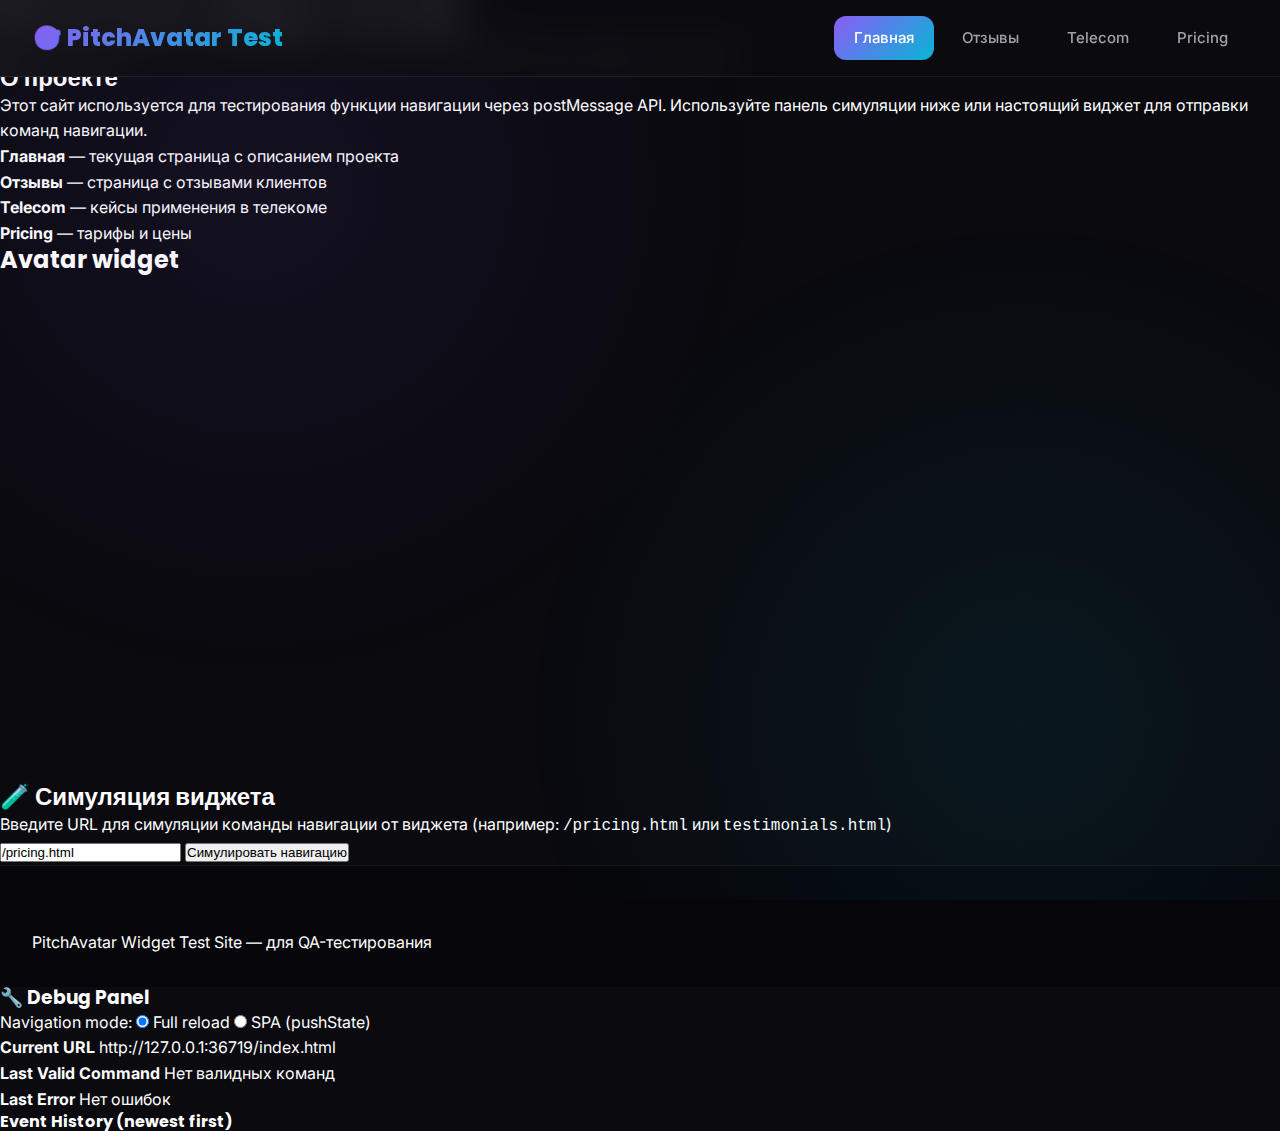
<file: index.html>
<!DOCTYPE html>
<html lang="ru">

<head>
  <meta charset="UTF-8">
  <meta name="viewport" content="width=device-width, initial-scale=1.0">
  <meta name="description" content="Тестовый сайт для QA-тестирования навигации через виджет PitchAvatar">
  <title>Главная — PitchAvatar Test Site</title>
  <link rel="stylesheet" href="styles.css">
</head>

<body>
  <!-- ===== HEADER & NAVIGATION ===== -->
  <header class="site-header">
    <div class="header-content">
      <a href="index.html" class="site-logo">🎯 PitchAvatar Test</a>
      <nav>
        <ul class="nav-menu">
          <li><a href="index.html" class="active">Главная</a></li>
          <li><a href="testimonials.html">Отзывы</a></li>
          <li><a href="use-cases-telecom.html">Telecom</a></li>
          <li><a href="pricing.html">Pricing</a></li>
        </ul>
      </nav>
    </div>
  </header>

  <!-- ===== MAIN CONTENT ===== -->
  <main class="main-content">
    <h1 class="page-title">PitchAvatar Widget Test Site</h1>
    <p class="page-intro">Добро пожаловать на тестовый сайт для QA-тестирования навигации через виджет PitchAvatar.</p>

    <section class="content-section">
      <h2>О проекте</h2>
      <p>Этот сайт используется для тестирования функции навигации через postMessage API. Используйте панель симуляции
        ниже или настоящий виджет для отправки команд навигации.</p>
      <ul>
        <li><strong>Главная</strong> — текущая страница с описанием проекта</li>
        <li><strong>Отзывы</strong> — страница с отзывами клиентов</li>
        <li><strong>Telecom</strong> — кейсы применения в телекоме</li>
        <li><strong>Pricing</strong> — тарифы и цены</li>
      </ul>
    </section>

    <!-- ===== AVATAR WIDGET SECTION ===== -->
    <section id="avatar-widget-section">
      <h2>Avatar widget</h2>
      <!-- PitchAvatar Widget Embed -->
      <div id="avatar-widget-container">
        <iframe id="pitchavatar-frame" title="PitchAvatar Presentation" src="https://slides-dev.pitchavatar.com/kivny"
          frameBorder="no" border="0" cellSpacing="0"
          allow="autoplay https://slides-dev.pitchavatar.com/; microphone https://slides-dev.pitchavatar.com/; camera https://slides-dev.pitchavatar.com/; clipboard-write https://slides-dev.pitchavatar.com/"
          width="100%" height="500" scrolling="no" allowFullScreen="" allowtransparency="true">
        </iframe>
      </div>
    </section>

    <!-- ===== SIMULATION SECTION ===== -->
    <section id="simulation-section">
      <h2>🧪 Симуляция виджета</h2>
      <p class="simulation-hint">Введите URL для симуляции команды навигации от виджета (например:
        <code>/pricing.html</code> или <code>testimonials.html</code>)
      </p>
      <form id="simulation-form" class="simulation-form">
        <input type="text" id="simulation-url" placeholder="/pricing.html" value="/pricing.html">
        <button type="submit" id="simulation-button">Симулировать навигацию</button>
      </form>
    </section>
  </main>

  <!-- ===== FOOTER ===== -->
  <footer class="site-footer">
    <p>PitchAvatar Widget Test Site — для QA-тестирования</p>
  </footer>

  <!-- ===== DEBUG PANEL ===== -->
  <div id="debug-panel">
    <div class="debug-header">
      <h3>🔧 Debug Panel</h3>
      <div class="debug-toggle-group">
        <span>Navigation mode:</span>
        <label>
          <input type="radio" name="nav-mode" value="reload" checked> Full reload
        </label>
        <label>
          <input type="radio" name="nav-mode" value="spa"> SPA (pushState)
        </label>
      </div>
    </div>

    <div class="debug-info">
      <div class="debug-info-item">
        <strong>Current URL</strong>
        <span id="debug-current-url">—</span>
      </div>
      <div class="debug-info-item">
        <strong>Last Valid Command</strong>
        <span id="debug-last-command">Нет валидных команд</span>
      </div>
      <div class="debug-info-item">
        <strong>Last Error</strong>
        <span id="debug-last-error">Нет ошибок</span>
      </div>
    </div>

    <div class="debug-event-log">
      <h4>Event History (newest first)</h4>
      <ul id="debug-event-list" class="debug-event-list">
        <!-- Events will be populated by JavaScript -->
      </ul>
    </div>
  </div>

  <script src="widget-loader.js"></script>
  <script src="app.js"></script>
</body>

</html>
</file>
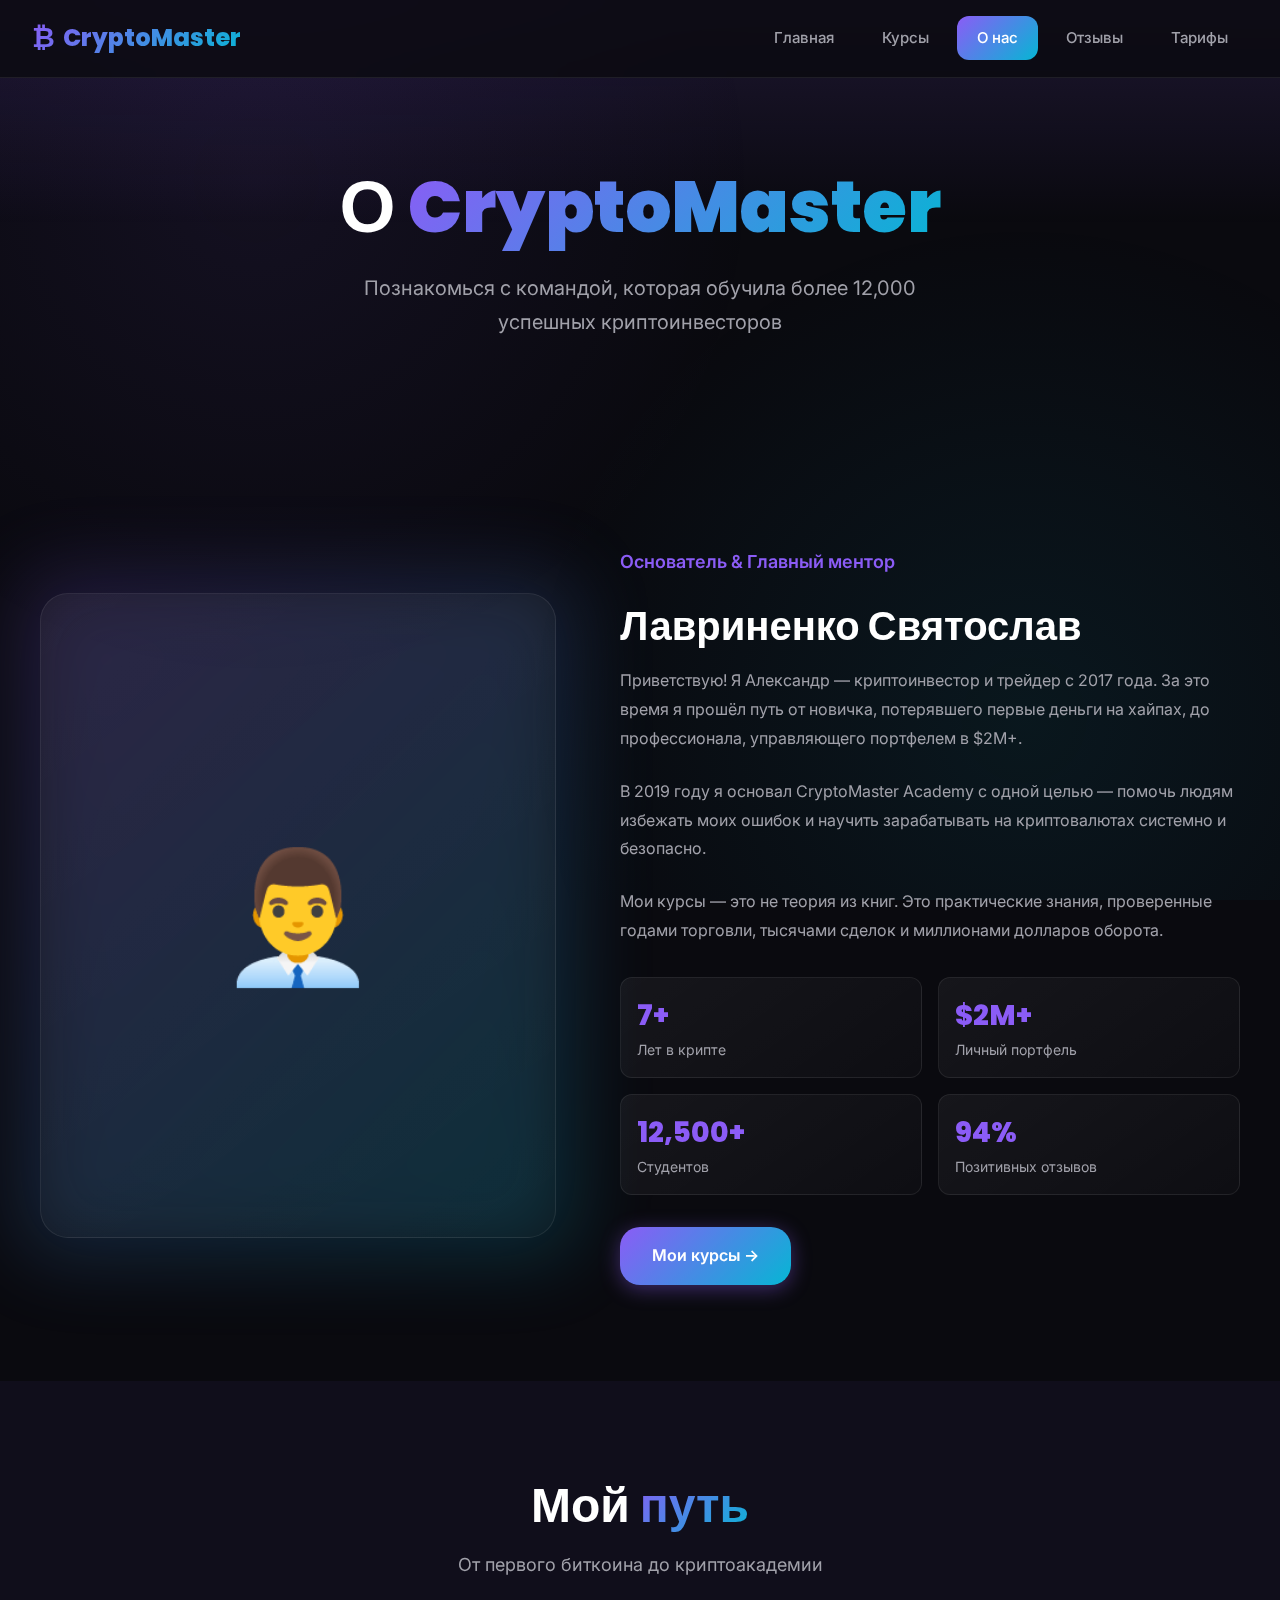
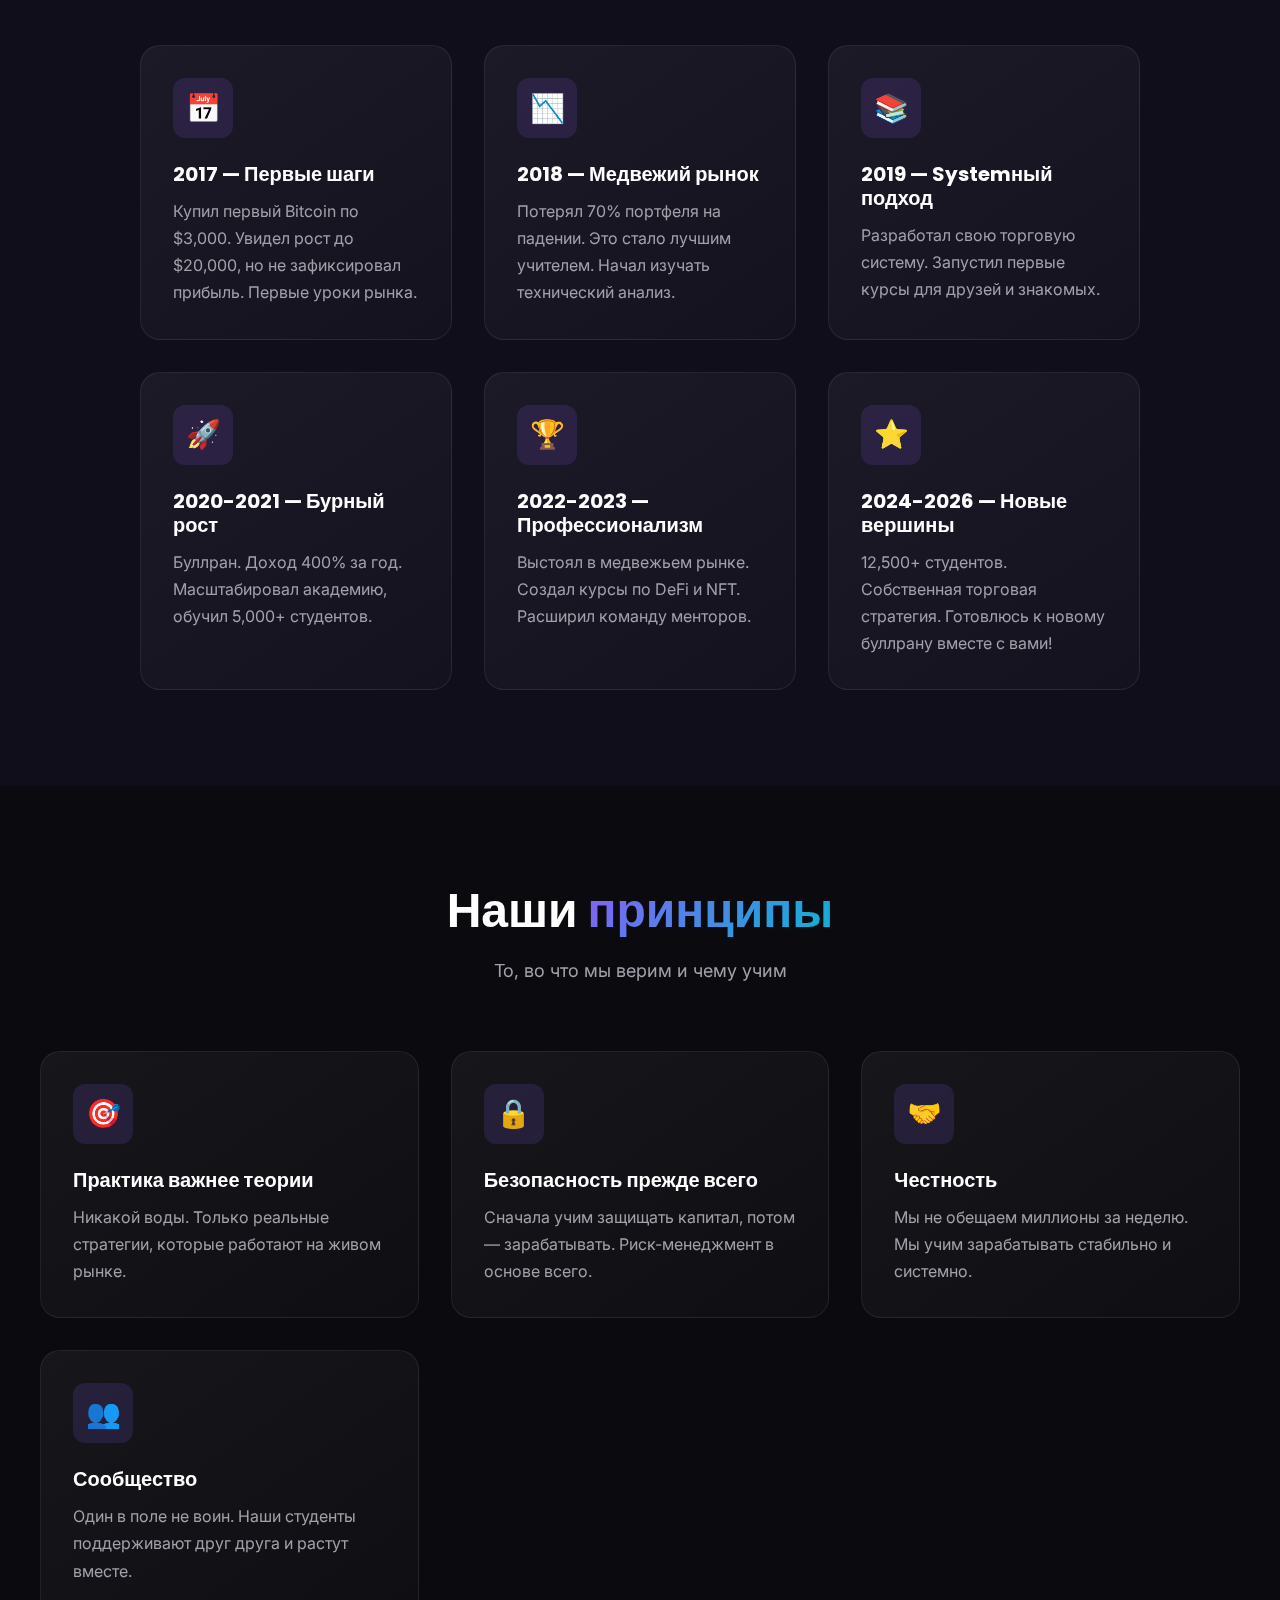
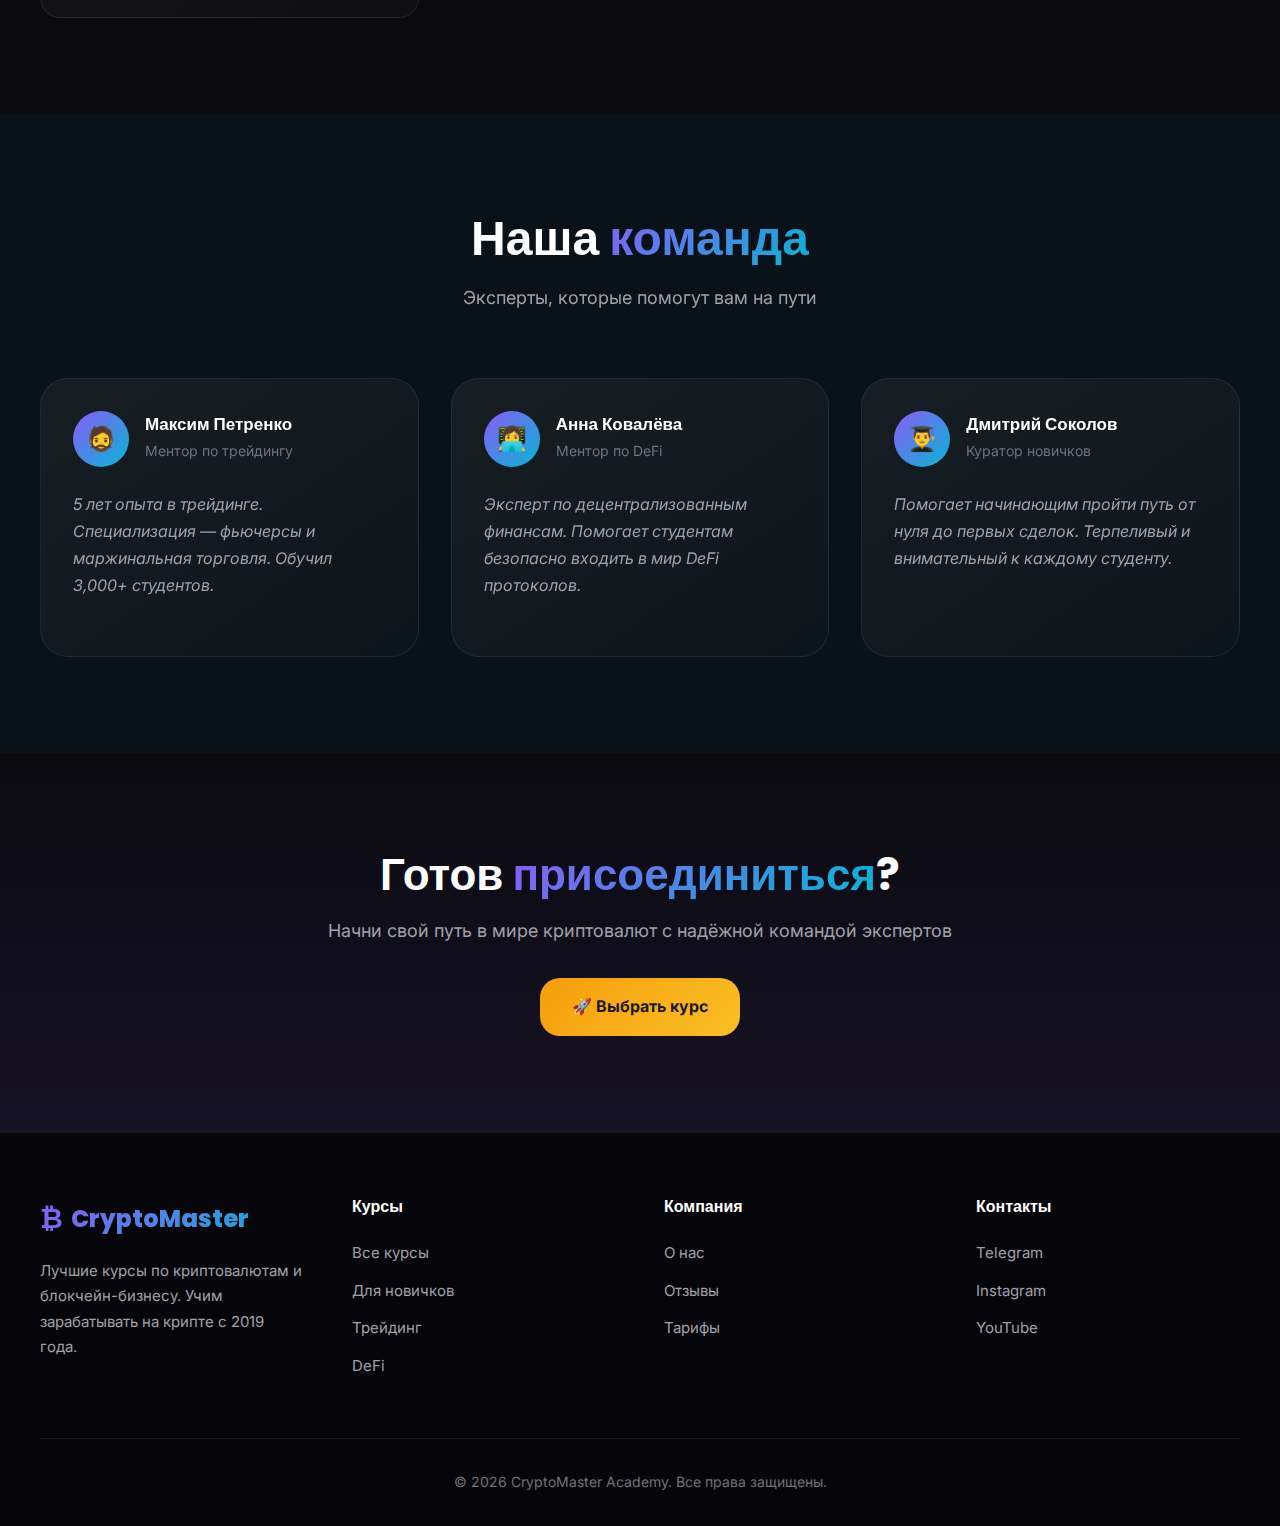
<file: about.html>
<!DOCTYPE html>
<html lang="ru">

<head>
    <meta charset="UTF-8">
    <meta name="viewport" content="width=device-width, initial-scale=1.0">
    <meta name="description"
        content="О CryptoMaster Academy и основателе Александре Волкове — эксперте по криптовалютам с 2017 года">
    <title>О нас — CryptoMaster Academy</title>
    <link rel="stylesheet" href="styles.css">
</head>

<body>
    <!-- ===== HEADER & NAVIGATION ===== -->
    <header class="site-header">
        <div class="header-content">
            <a href="index.html" class="site-logo">
                <span class="logo-icon">₿</span> CryptoMaster
            </a>
            <nav>
                <ul class="nav-menu">
                    <li><a href="index.html">Главная</a></li>
                    <li><a href="courses.html">Курсы</a></li>
                    <li><a href="about.html" class="active">О нас</a></li>
                    <li><a href="testimonials.html">Отзывы</a></li>
                    <li><a href="pricing.html">Тарифы</a></li>
                </ul>
            </nav>
            <button class="menu-toggle" aria-label="Меню">☰</button>
        </div>
    </header>

    <!-- ===== HERO SECTION ===== -->
    <section class="hero" style="min-height: 50vh; padding-top: 10rem;">
        <div class="hero-content">
            <h1>О <span class="gradient-text">CryptoMaster</span></h1>
            <p class="hero-description">
                Познакомься с командой, которая обучила более 12,000 успешных криптоинвесторов
            </p>
        </div>
    </section>

    <!-- ===== MENTOR SECTION ===== -->
    <section class="section">
        <div class="mentor-section">
            <div class="mentor-image">
                <div class="image-placeholder">👨‍💼</div>
            </div>
            <div class="mentor-content">
                <p class="subtitle">Основатель & Главный ментор</p>
                <h2>Лавриненко Святослав</h2>
                <p>
                    Приветствую! Я Александр — криптоинвестор и трейдер с 2017 года. За это время я прошёл путь от
                    новичка, потерявшего первые деньги на хайпах, до профессионала, управляющего портфелем в $2M+.
                </p>
                <p>
                    В 2019 году я основал CryptoMaster Academy с одной целью — помочь людям избежать моих ошибок
                    и научить зарабатывать на криптовалютах системно и безопасно.
                </p>
                <p>
                    Мои курсы — это не теория из книг. Это практические знания, проверенные годами торговли,
                    тысячами сделок и миллионами долларов оборота.
                </p>

                <div class="mentor-achievements">
                    <div class="achievement">
                        <div class="achievement-number">7+</div>
                        <div class="achievement-label">Лет в крипте</div>
                    </div>
                    <div class="achievement">
                        <div class="achievement-number">$2M+</div>
                        <div class="achievement-label">Личный портфель</div>
                    </div>
                    <div class="achievement">
                        <div class="achievement-number">12,500+</div>
                        <div class="achievement-label">Студентов</div>
                    </div>
                    <div class="achievement">
                        <div class="achievement-number">94%</div>
                        <div class="achievement-label">Позитивных отзывов</div>
                    </div>
                </div>

                <a href="courses.html" class="btn btn-primary">Мои курсы →</a>
            </div>
        </div>
    </section>

    <!-- ===== STORY SECTION ===== -->
    <section class="section" style="background: rgba(139, 92, 246, 0.05);">
        <div class="section-header">
            <h2 class="section-title">Мой <span class="gradient-text">путь</span></h2>
            <p class="section-subtitle">От первого биткоина до криптоакадемии</p>
        </div>
        <div class="features-grid" style="max-width: 1000px;">
            <div class="feature-card">
                <div class="feature-icon">📅</div>
                <h3>2017 — Первые шаги</h3>
                <p>Купил первый Bitcoin по $3,000. Увидел рост до $20,000, но не зафиксировал прибыль. Первые уроки
                    рынка.</p>
            </div>
            <div class="feature-card">
                <div class="feature-icon">📉</div>
                <h3>2018 — Медвежий рынок</h3>
                <p>Потерял 70% портфеля на падении. Это стало лучшим учителем. Начал изучать технический анализ.</p>
            </div>
            <div class="feature-card">
                <div class="feature-icon">📚</div>
                <h3>2019 — Systemный подход</h3>
                <p>Разработал свою торговую систему. Запустил первые курсы для друзей и знакомых.</p>
            </div>
            <div class="feature-card">
                <div class="feature-icon">🚀</div>
                <h3>2020-2021 — Бурный рост</h3>
                <p>Буллран. Доход 400% за год. Масштабировал академию, обучил 5,000+ студентов.</p>
            </div>
            <div class="feature-card">
                <div class="feature-icon">🏆</div>
                <h3>2022-2023 — Профессионализм</h3>
                <p>Выстоял в медвежьем рынке. Создал курсы по DeFi и NFT. Расширил команду менторов.</p>
            </div>
            <div class="feature-card">
                <div class="feature-icon">⭐</div>
                <h3>2024-2026 — Новые вершины</h3>
                <p>12,500+ студентов. Собственная торговая стратегия. Готовлюсь к новому буллрану вместе с вами!</p>
            </div>
        </div>
    </section>

    <!-- ===== VALUES SECTION ===== -->
    <section class="section">
        <div class="section-header">
            <h2 class="section-title">Наши <span class="gradient-text">принципы</span></h2>
            <p class="section-subtitle">То, во что мы верим и чему учим</p>
        </div>
        <div class="features-grid">
            <div class="feature-card">
                <div class="feature-icon">🎯</div>
                <h3>Практика важнее теории</h3>
                <p>Никакой воды. Только реальные стратегии, которые работают на живом рынке.</p>
            </div>
            <div class="feature-card">
                <div class="feature-icon">🔒</div>
                <h3>Безопасность прежде всего</h3>
                <p>Сначала учим защищать капитал, потом — зарабатывать. Риск-менеджмент в основе всего.</p>
            </div>
            <div class="feature-card">
                <div class="feature-icon">🤝</div>
                <h3>Честность</h3>
                <p>Мы не обещаем миллионы за неделю. Мы учим зарабатывать стабильно и системно.</p>
            </div>
            <div class="feature-card">
                <div class="feature-icon">👥</div>
                <h3>Сообщество</h3>
                <p>Один в поле не воин. Наши студенты поддерживают друг друга и растут вместе.</p>
            </div>
        </div>
    </section>

    <!-- ===== TEAM SECTION ===== -->
    <section class="section" style="background: rgba(6, 182, 212, 0.05);">
        <div class="section-header">
            <h2 class="section-title">Наша <span class="gradient-text">команда</span></h2>
            <p class="section-subtitle">Эксперты, которые помогут вам на пути</p>
        </div>
        <div class="testimonials-grid">
            <div class="testimonial-card">
                <div class="testimonial-header">
                    <div class="testimonial-avatar">🧔</div>
                    <div class="testimonial-info">
                        <h4>Максим Петренко</h4>
                        <span>Ментор по трейдингу</span>
                    </div>
                </div>
                <p class="testimonial-content">
                    5 лет опыта в трейдинге. Специализация — фьючерсы и маржинальная торговля. Обучил 3,000+ студентов.
                </p>
            </div>
            <div class="testimonial-card">
                <div class="testimonial-header">
                    <div class="testimonial-avatar">👩‍💻</div>
                    <div class="testimonial-info">
                        <h4>Анна Ковалёва</h4>
                        <span>Ментор по DeFi</span>
                    </div>
                </div>
                <p class="testimonial-content">
                    Эксперт по децентрализованным финансам. Помогает студентам безопасно входить в мир DeFi протоколов.
                </p>
            </div>
            <div class="testimonial-card">
                <div class="testimonial-header">
                    <div class="testimonial-avatar">👨‍🎓</div>
                    <div class="testimonial-info">
                        <h4>Дмитрий Соколов</h4>
                        <span>Куратор новичков</span>
                    </div>
                </div>
                <p class="testimonial-content">
                    Помогает начинающим пройти путь от нуля до первых сделок. Терпеливый и внимательный к каждому
                    студенту.
                </p>
            </div>
        </div>
    </section>

    <!-- ===== CTA SECTION ===== -->
    <section class="cta-section">
        <div class="cta-content">
            <h2>Готов <span class="gradient-text">присоединиться</span>?</h2>
            <p>Начни свой путь в мире криптовалют с надёжной командой экспертов</p>
            <a href="courses.html" class="btn btn-gold">🚀 Выбрать курс</a>
        </div>
    </section>

    <!-- ===== FOOTER ===== -->
    <footer class="site-footer">
        <div class="footer-content">
            <div class="footer-brand">
                <a href="index.html" class="site-logo">
                    <span class="logo-icon">₿</span> CryptoMaster
                </a>
                <p>Лучшие курсы по криптовалютам и блокчейн-бизнесу. Учим зарабатывать на крипте с 2019 года.</p>
            </div>
            <div class="footer-links">
                <h4>Курсы</h4>
                <ul>
                    <li><a href="courses.html">Все курсы</a></li>
                    <li><a href="courses.html">Для новичков</a></li>
                    <li><a href="courses.html">Трейдинг</a></li>
                    <li><a href="courses.html">DeFi</a></li>
                </ul>
            </div>
            <div class="footer-links">
                <h4>Компания</h4>
                <ul>
                    <li><a href="about.html">О нас</a></li>
                    <li><a href="testimonials.html">Отзывы</a></li>
                    <li><a href="pricing.html">Тарифы</a></li>
                </ul>
            </div>
            <div class="footer-links">
                <h4>Контакты</h4>
                <ul>
                    <li><a href="#">Telegram</a></li>
                    <li><a href="#">Instagram</a></li>
                    <li><a href="#">YouTube</a></li>
                </ul>
            </div>
        </div>
        <div class="footer-bottom">
            <p>© 2026 CryptoMaster Academy. Все права защищены.</p>
        </div>
    </footer>
</body>

</html>
</file>
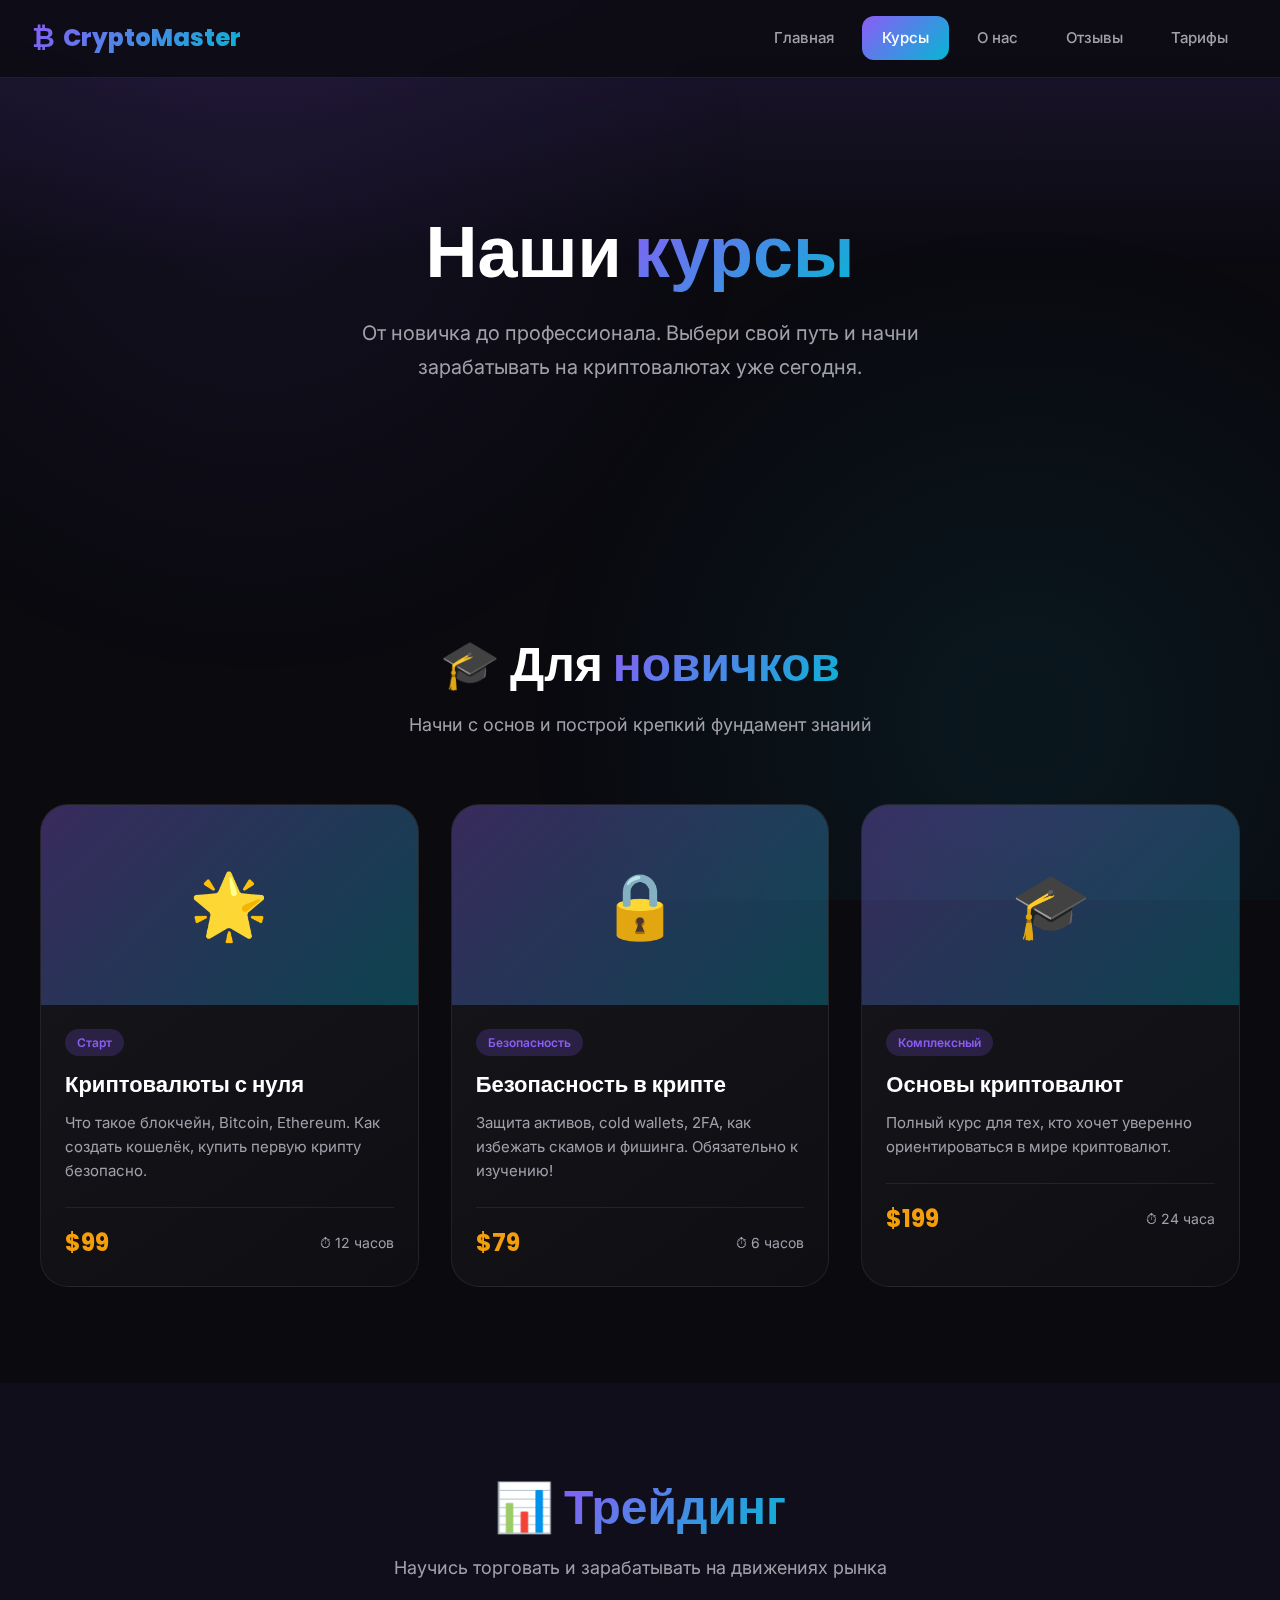
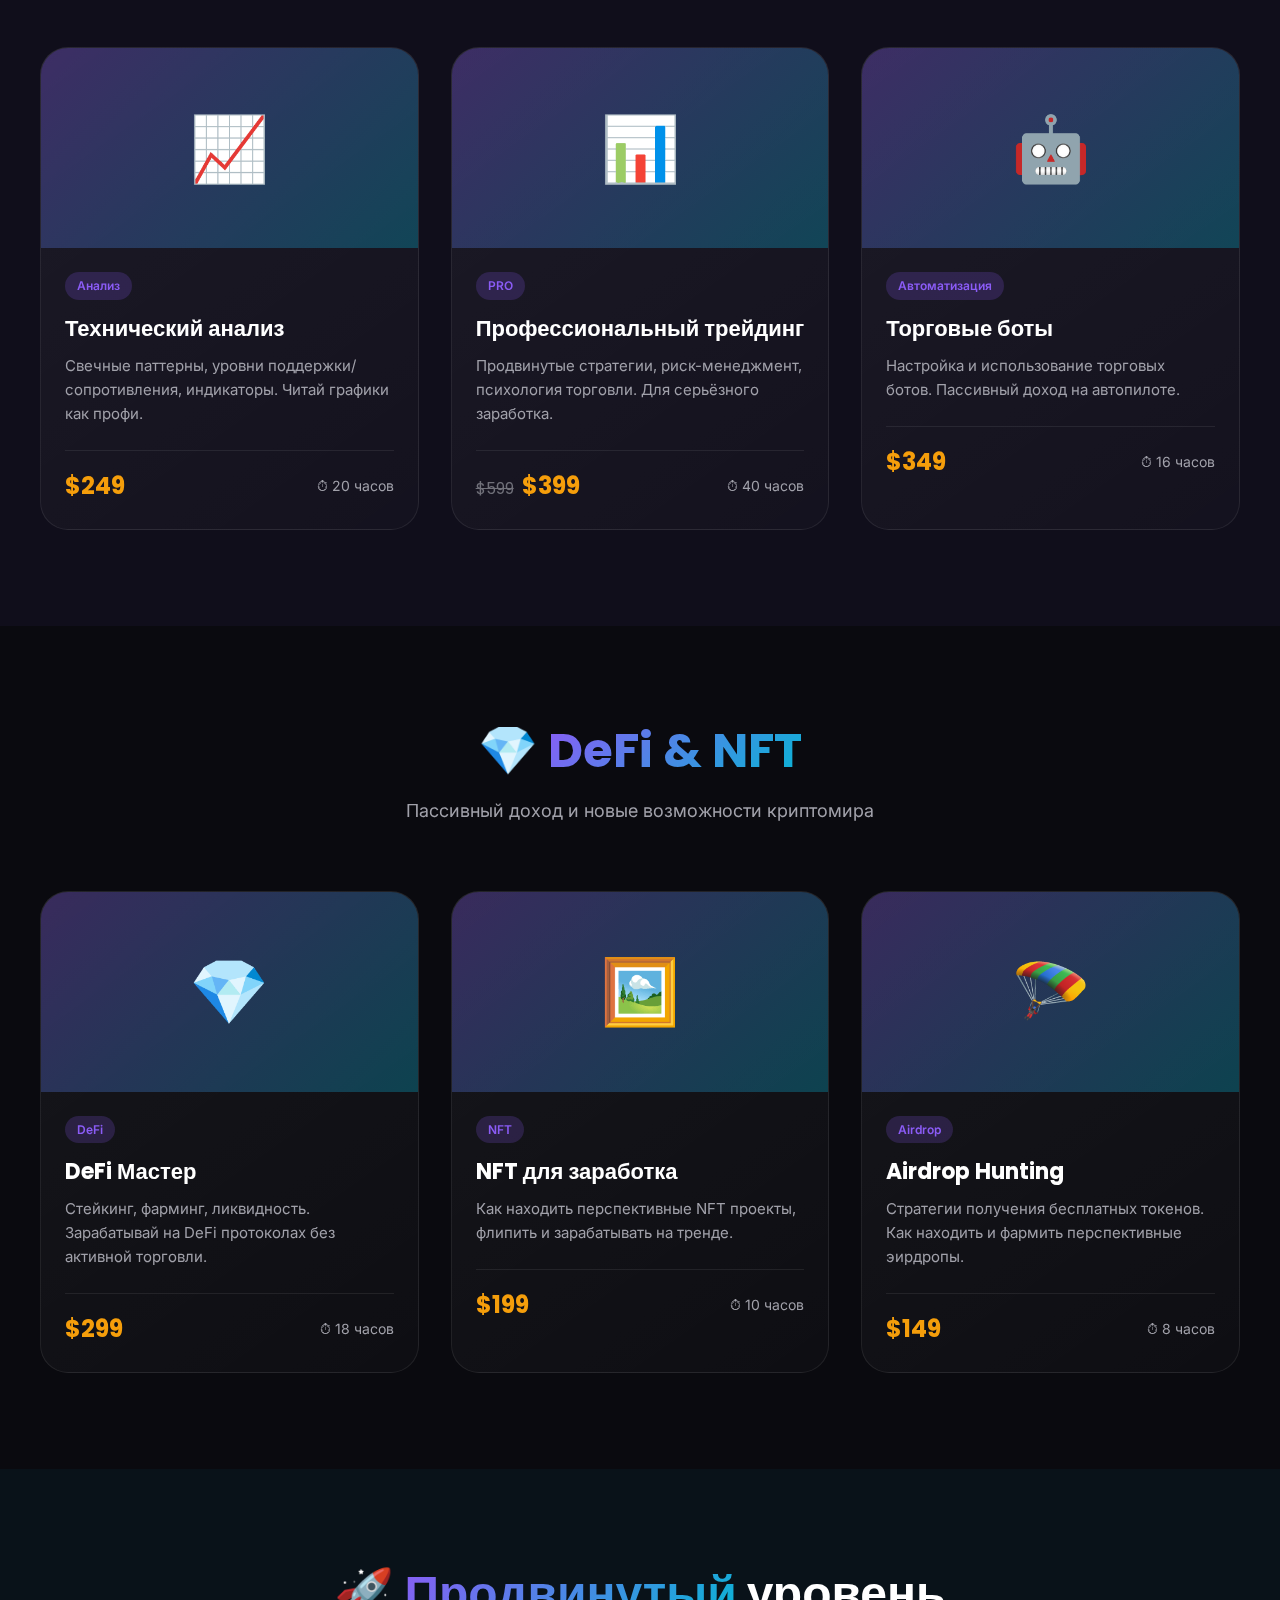
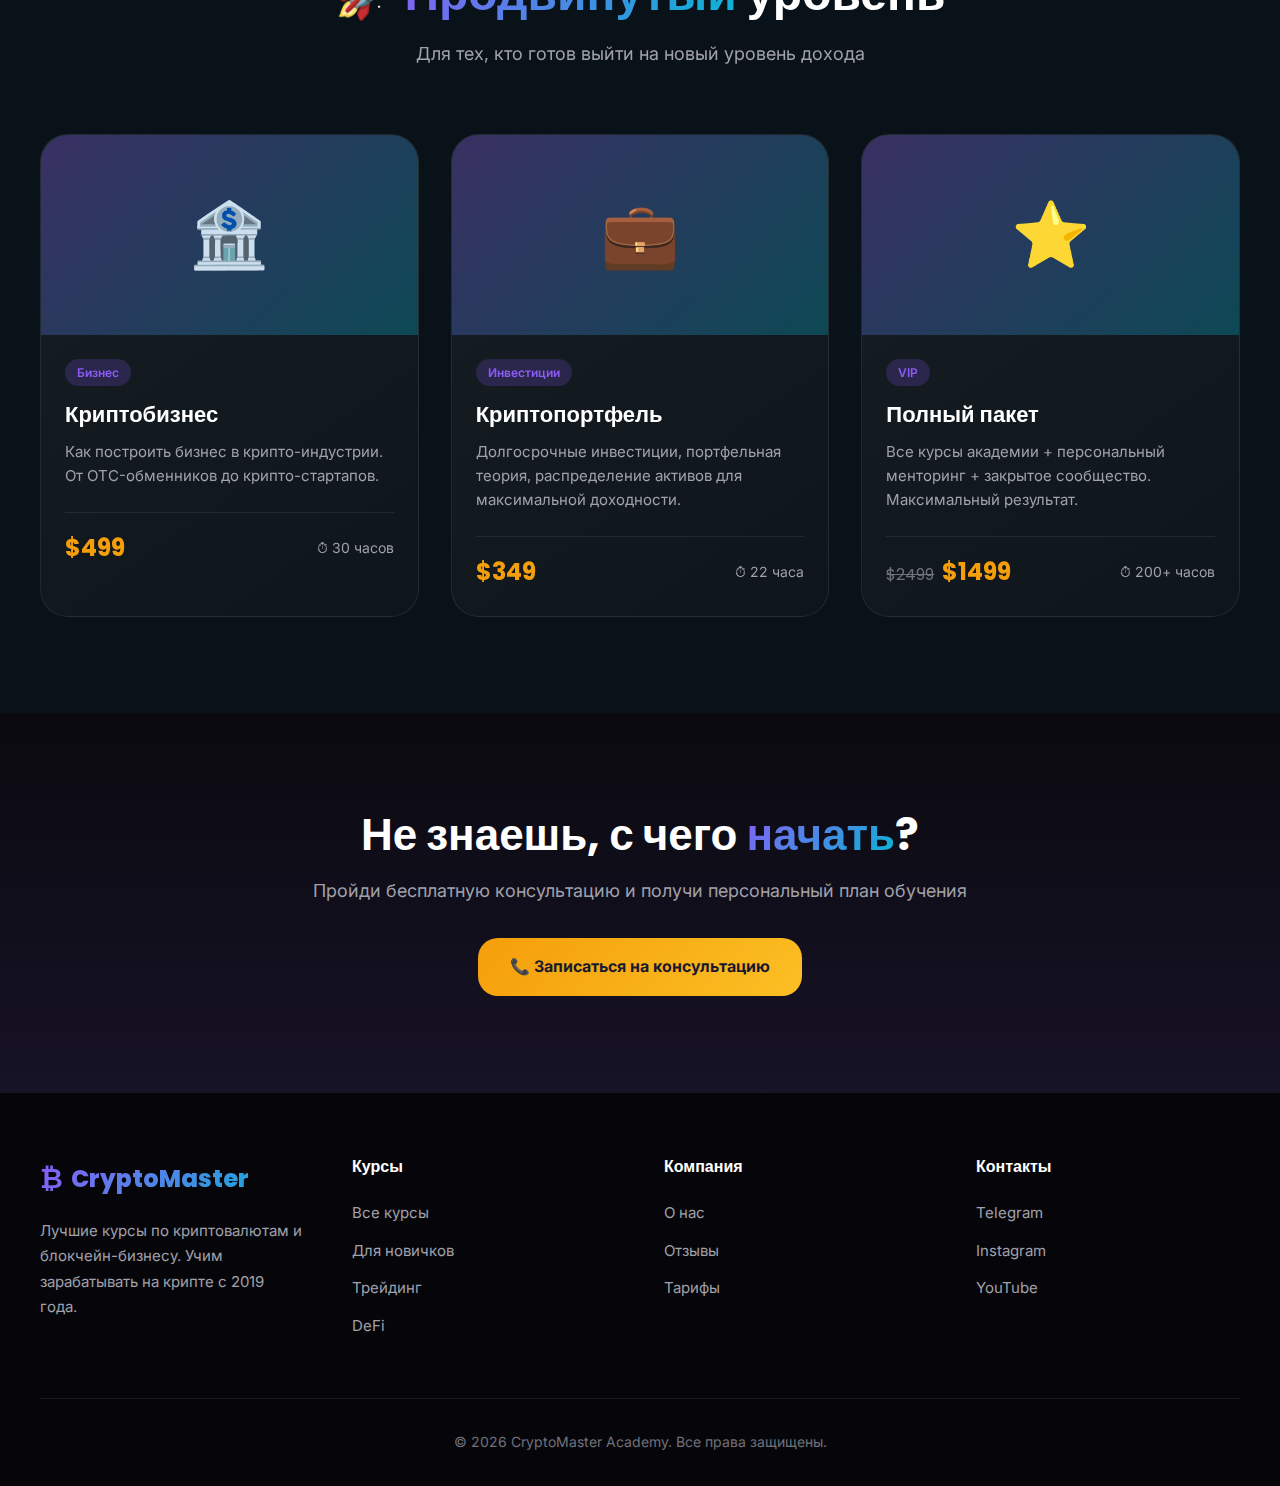
<file: courses.html>
<!DOCTYPE html>
<html lang="ru">

<head>
    <meta charset="UTF-8">
    <meta name="viewport" content="width=device-width, initial-scale=1.0">
    <meta name="description"
        content="Каталог курсов CryptoMaster Academy — трейдинг, DeFi, NFT, инвестиции в криптовалюты">
    <title>Курсы — CryptoMaster Academy</title>
    <link rel="stylesheet" href="styles.css">
</head>

<body>
    <!-- ===== HEADER & NAVIGATION ===== -->
    <header class="site-header">
        <div class="header-content">
            <a href="index.html" class="site-logo">
                <span class="logo-icon">₿</span> CryptoMaster
            </a>
            <nav>
                <ul class="nav-menu">
                    <li><a href="index.html">Главная</a></li>
                    <li><a href="courses.html" class="active">Курсы</a></li>
                    <li><a href="about.html">О нас</a></li>
                    <li><a href="testimonials.html">Отзывы</a></li>
                    <li><a href="pricing.html">Тарифы</a></li>
                </ul>
            </nav>
            <button class="menu-toggle" aria-label="Меню">☰</button>
        </div>
    </header>

    <!-- ===== HERO SECTION ===== -->
    <section class="hero" style="min-height: 60vh; padding-top: 10rem;">
        <div class="hero-content">
            <h1>Наши <span class="gradient-text">курсы</span></h1>
            <p class="hero-description">
                От новичка до профессионала. Выбери свой путь и начни зарабатывать на криптовалютах уже сегодня.
            </p>
        </div>
    </section>

    <!-- ===== BEGINNER COURSES ===== -->
    <section class="section">
        <div class="section-header">
            <h2 class="section-title">🎓 Для <span class="gradient-text">новичков</span></h2>
            <p class="section-subtitle">Начни с основ и построй крепкий фундамент знаний</p>
        </div>
        <div class="courses-grid">
            <div class="course-card">
                <div class="course-image">🌟</div>
                <div class="course-content">
                    <span class="course-badge">Старт</span>
                    <h3>Криптовалюты с нуля</h3>
                    <p>Что такое блокчейн, Bitcoin, Ethereum. Как создать кошелёк, купить первую крипту безопасно.</p>
                    <div class="course-meta">
                        <span class="course-price">$99</span>
                        <span class="course-duration">⏱ 12 часов</span>
                    </div>
                </div>
            </div>
            <div class="course-card">
                <div class="course-image">🔒</div>
                <div class="course-content">
                    <span class="course-badge">Безопасность</span>
                    <h3>Безопасность в крипте</h3>
                    <p>Защита активов, cold wallets, 2FA, как избежать скамов и фишинга. Обязательно к изучению!</p>
                    <div class="course-meta">
                        <span class="course-price">$79</span>
                        <span class="course-duration">⏱ 6 часов</span>
                    </div>
                </div>
            </div>
            <div class="course-card">
                <div class="course-image">🎓</div>
                <div class="course-content">
                    <span class="course-badge">Комплексный</span>
                    <h3>Основы криптовалют</h3>
                    <p>Полный курс для тех, кто хочет уверенно ориентироваться в мире криптовалют.</p>
                    <div class="course-meta">
                        <span class="course-price">$199</span>
                        <span class="course-duration">⏱ 24 часа</span>
                    </div>
                </div>
            </div>
        </div>
    </section>

    <!-- ===== TRADING COURSES ===== -->
    <section class="section" style="background: rgba(139, 92, 246, 0.05);">
        <div class="section-header">
            <h2 class="section-title">📊 <span class="gradient-text">Трейдинг</span></h2>
            <p class="section-subtitle">Научись торговать и зарабатывать на движениях рынка</p>
        </div>
        <div class="courses-grid">
            <div class="course-card">
                <div class="course-image">📈</div>
                <div class="course-content">
                    <span class="course-badge">Анализ</span>
                    <h3>Технический анализ</h3>
                    <p>Свечные паттерны, уровни поддержки/сопротивления, индикаторы. Читай графики как профи.</p>
                    <div class="course-meta">
                        <span class="course-price">$249</span>
                        <span class="course-duration">⏱ 20 часов</span>
                    </div>
                </div>
            </div>
            <div class="course-card">
                <div class="course-image">📊</div>
                <div class="course-content">
                    <span class="course-badge">PRO</span>
                    <h3>Профессиональный трейдинг</h3>
                    <p>Продвинутые стратегии, риск-менеджмент, психология торговли. Для серьёзного заработка.</p>
                    <div class="course-meta">
                        <span class="course-price"><span class="old-price">$599</span>$399</span>
                        <span class="course-duration">⏱ 40 часов</span>
                    </div>
                </div>
            </div>
            <div class="course-card">
                <div class="course-image">🤖</div>
                <div class="course-content">
                    <span class="course-badge">Автоматизация</span>
                    <h3>Торговые боты</h3>
                    <p>Настройка и использование торговых ботов. Пассивный доход на автопилоте.</p>
                    <div class="course-meta">
                        <span class="course-price">$349</span>
                        <span class="course-duration">⏱ 16 часов</span>
                    </div>
                </div>
            </div>
        </div>
    </section>

    <!-- ===== DEFI COURSES ===== -->
    <section class="section">
        <div class="section-header">
            <h2 class="section-title">💎 <span class="gradient-text">DeFi & NFT</span></h2>
            <p class="section-subtitle">Пассивный доход и новые возможности криптомира</p>
        </div>
        <div class="courses-grid">
            <div class="course-card">
                <div class="course-image">💎</div>
                <div class="course-content">
                    <span class="course-badge">DeFi</span>
                    <h3>DeFi Мастер</h3>
                    <p>Стейкинг, фарминг, ликвидность. Зарабатывай на DeFi протоколах без активной торговли.</p>
                    <div class="course-meta">
                        <span class="course-price">$299</span>
                        <span class="course-duration">⏱ 18 часов</span>
                    </div>
                </div>
            </div>
            <div class="course-card">
                <div class="course-image">🖼️</div>
                <div class="course-content">
                    <span class="course-badge">NFT</span>
                    <h3>NFT для заработка</h3>
                    <p>Как находить перспективные NFT проекты, флипить и зарабатывать на тренде.</p>
                    <div class="course-meta">
                        <span class="course-price">$199</span>
                        <span class="course-duration">⏱ 10 часов</span>
                    </div>
                </div>
            </div>
            <div class="course-card">
                <div class="course-image">🪂</div>
                <div class="course-content">
                    <span class="course-badge">Airdrop</span>
                    <h3>Airdrop Hunting</h3>
                    <p>Стратегии получения бесплатных токенов. Как находить и фармить перспективные эирдропы.</p>
                    <div class="course-meta">
                        <span class="course-price">$149</span>
                        <span class="course-duration">⏱ 8 часов</span>
                    </div>
                </div>
            </div>
        </div>
    </section>

    <!-- ===== ADVANCED COURSES ===== -->
    <section class="section" style="background: rgba(6, 182, 212, 0.05);">
        <div class="section-header">
            <h2 class="section-title">🚀 <span class="gradient-text">Продвинутый</span> уровень</h2>
            <p class="section-subtitle">Для тех, кто готов выйти на новый уровень дохода</p>
        </div>
        <div class="courses-grid">
            <div class="course-card">
                <div class="course-image">🏦</div>
                <div class="course-content">
                    <span class="course-badge">Бизнес</span>
                    <h3>Криптобизнес</h3>
                    <p>Как построить бизнес в крипто-индустрии. От OTC-обменников до крипто-стартапов.</p>
                    <div class="course-meta">
                        <span class="course-price">$499</span>
                        <span class="course-duration">⏱ 30 часов</span>
                    </div>
                </div>
            </div>
            <div class="course-card">
                <div class="course-image">💼</div>
                <div class="course-content">
                    <span class="course-badge">Инвестиции</span>
                    <h3>Криптопортфель</h3>
                    <p>Долгосрочные инвестиции, портфельная теория, распределение активов для максимальной доходности.
                    </p>
                    <div class="course-meta">
                        <span class="course-price">$349</span>
                        <span class="course-duration">⏱ 22 часа</span>
                    </div>
                </div>
            </div>
            <div class="course-card">
                <div class="course-image">⭐</div>
                <div class="course-content">
                    <span class="course-badge">VIP</span>
                    <h3>Полный пакет</h3>
                    <p>Все курсы академии + персональный менторинг + закрытое сообщество. Максимальный результат.</p>
                    <div class="course-meta">
                        <span class="course-price"><span class="old-price">$2499</span>$1499</span>
                        <span class="course-duration">⏱ 200+ часов</span>
                    </div>
                </div>
            </div>
        </div>
    </section>

    <!-- ===== CTA SECTION ===== -->
    <section class="cta-section">
        <div class="cta-content">
            <h2>Не знаешь, с чего <span class="gradient-text">начать</span>?</h2>
            <p>Пройди бесплатную консультацию и получи персональный план обучения</p>
            <a href="pricing.html" class="btn btn-gold">📞 Записаться на консультацию</a>
        </div>
    </section>

    <!-- ===== FOOTER ===== -->
    <footer class="site-footer">
        <div class="footer-content">
            <div class="footer-brand">
                <a href="index.html" class="site-logo">
                    <span class="logo-icon">₿</span> CryptoMaster
                </a>
                <p>Лучшие курсы по криптовалютам и блокчейн-бизнесу. Учим зарабатывать на крипте с 2019 года.</p>
            </div>
            <div class="footer-links">
                <h4>Курсы</h4>
                <ul>
                    <li><a href="courses.html">Все курсы</a></li>
                    <li><a href="courses.html">Для новичков</a></li>
                    <li><a href="courses.html">Трейдинг</a></li>
                    <li><a href="courses.html">DeFi</a></li>
                </ul>
            </div>
            <div class="footer-links">
                <h4>Компания</h4>
                <ul>
                    <li><a href="about.html">О нас</a></li>
                    <li><a href="testimonials.html">Отзывы</a></li>
                    <li><a href="pricing.html">Тарифы</a></li>
                </ul>
            </div>
            <div class="footer-links">
                <h4>Контакты</h4>
                <ul>
                    <li><a href="#">Telegram</a></li>
                    <li><a href="#">Instagram</a></li>
                    <li><a href="#">YouTube</a></li>
                </ul>
            </div>
        </div>
        <div class="footer-bottom">
            <p>© 2026 CryptoMaster Academy. Все права защищены.</p>
        </div>
    </footer>
</body>

</html>
</file>
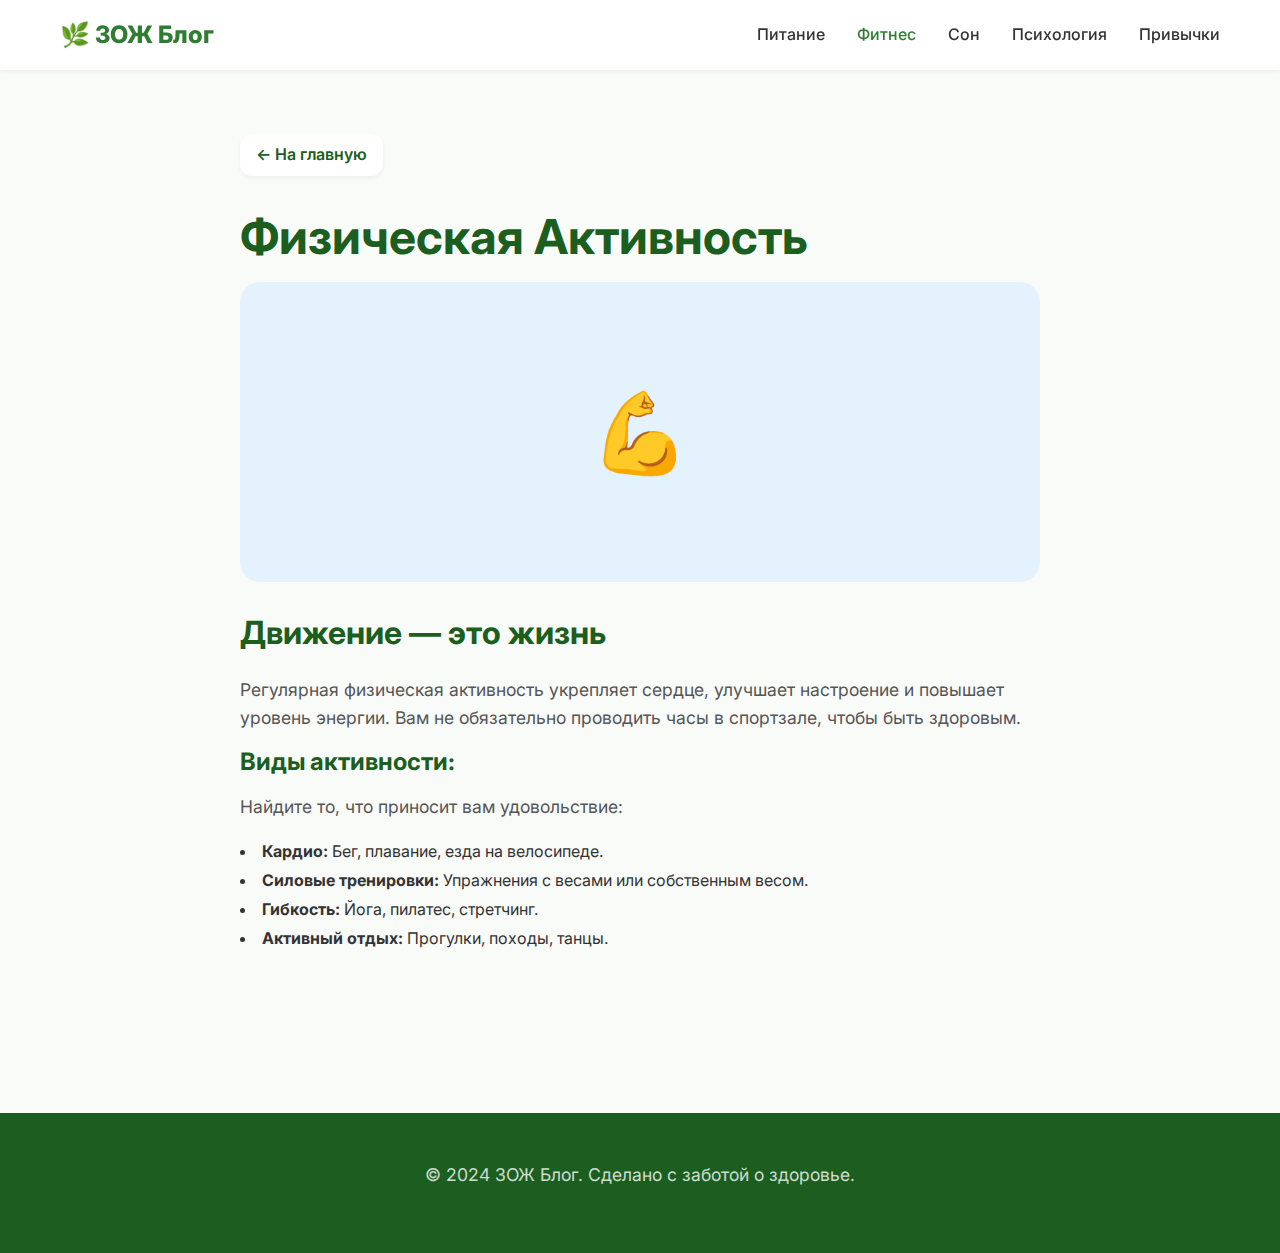
<file: fitness.html>
<!DOCTYPE html>
<html lang="ru">

<head>
    <meta charset="UTF-8">
    <meta name="viewport" content="width=device-width, initial-scale=1.0">
    <title>Физическая Активность | ЗОЖ Блог</title>
    <link rel="stylesheet" href="style.css">
    <link href="https://fonts.googleapis.com/css2?family=Inter:wght@400;500;600;700;800&display=swap" rel="stylesheet">
</head>

<body>
    <header>
        <div class="container">
            <nav>
                <a href="index.html" class="logo">🌿 ЗОЖ Блог</a>
                <div class="nav-links">
                    <a href="nutrition.html">Питание</a>
                    <a href="fitness.html" style="color: var(--primary-color);">Фитнес</a>
                    <a href="sleep.html">Сон</a>
                    <a href="mental.html">Психология</a>
                    <a href="habits.html">Привычки</a>
                </div>
            </nav>
        </div>
    </header>

    <main class="container page-content">
        <a href="index.html" class="btn-back">← На главную</a>

        <h1>Физическая Активность</h1>
        <div
            style="background-color: #e3f2fd; height: 300px; border-radius: 20px; display: flex; align-items: center; justify-content: center; margin-bottom: 2rem; color: #1565c0; font-size: 5rem;">
            💪
        </div>

        <h2>Движение — это жизнь</h2>
        <p>Регулярная физическая активность укрепляет сердце, улучшает настроение и повышает уровень энергии. Вам не
            обязательно проводить часы в спортзале, чтобы быть здоровым.</p>

        <h3>Виды активности:</h3>
        <p>Найдите то, что приносит вам удовольствие:</p>
        <ul style="list-style-position: inside; margin-bottom: 1.5rem; line-height: 1.8;">
            <li><strong>Кардио:</strong> Бег, плавание, езда на велосипеде.</li>
            <li><strong>Силовые тренировки:</strong> Упражнения с весами или собственным весом.</li>
            <li><strong>Гибкость:</strong> Йога, пилатес, стретчинг.</li>
            <li><strong>Активный отдых:</strong> Прогулки, походы, танцы.</li>
        </ul>

        <p>Начните с малого. Даже 30 минут прогулки в день могут значительно улучшить ваше самочувствие.</p>
    </main>

    <footer>
        <div class="container">
            <p>&copy; 2024 ЗОЖ Блог. Сделано с заботой о здоровье.</p>
        </div>
    </footer>

    <script src="script.js"></script>
</body>

</html>
</file>
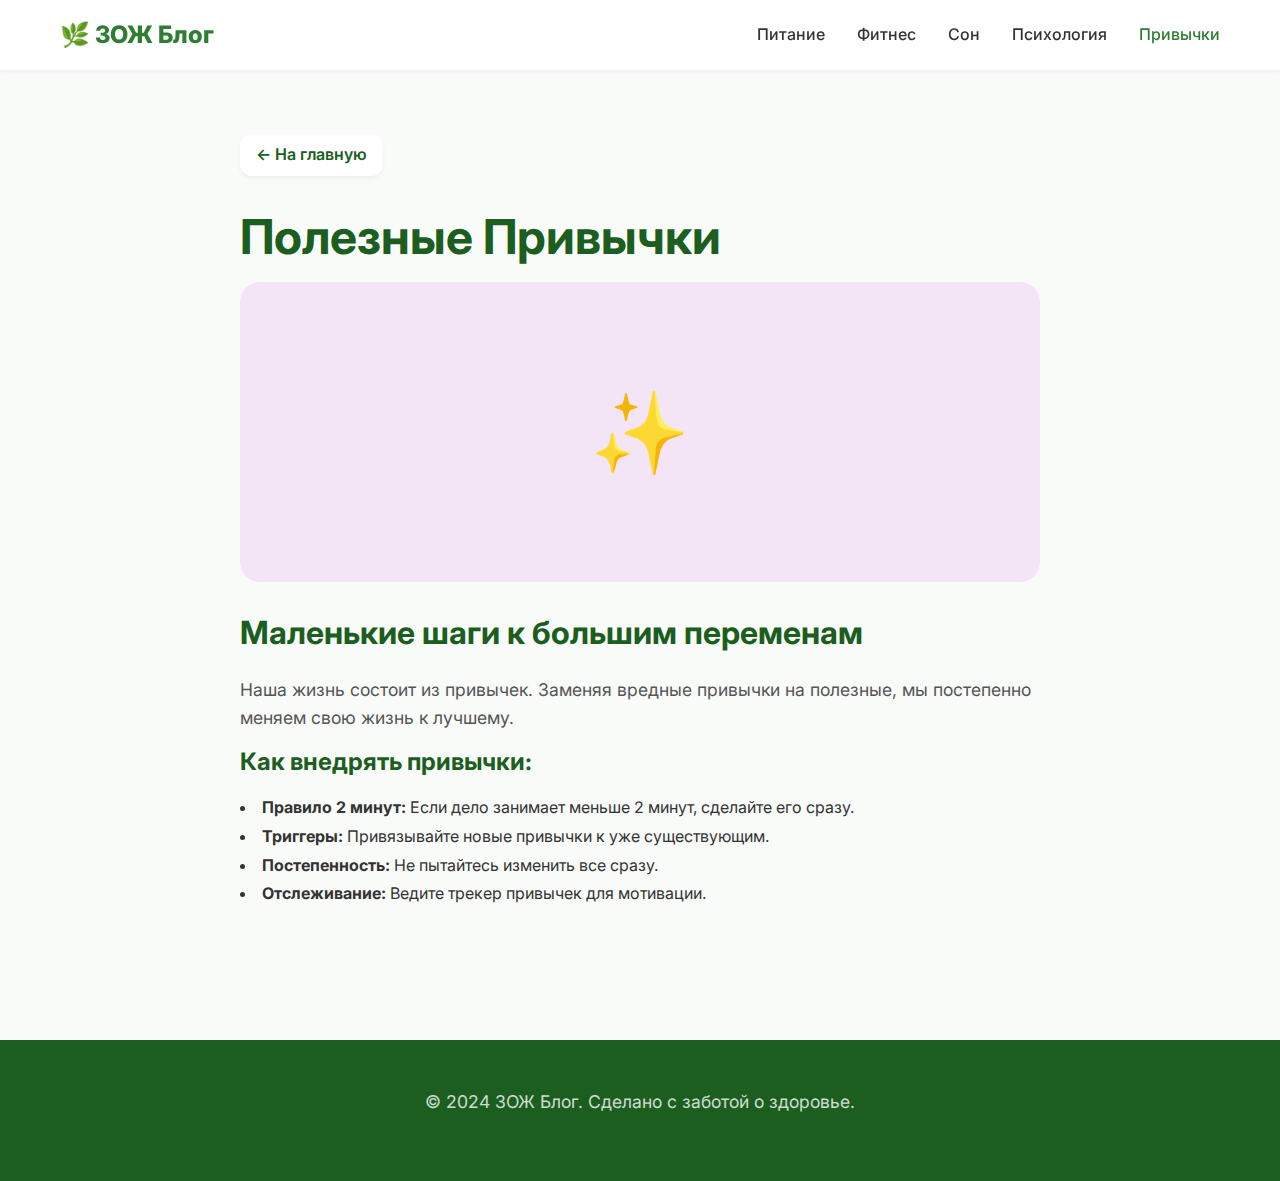
<file: habits.html>
<!DOCTYPE html>
<html lang="ru">

<head>
    <meta charset="UTF-8">
    <meta name="viewport" content="width=device-width, initial-scale=1.0">
    <title>Полезные Привычки | ЗОЖ Блог</title>
    <link rel="stylesheet" href="style.css">
    <link href="https://fonts.googleapis.com/css2?family=Inter:wght@400;500;600;700;800&display=swap" rel="stylesheet">
</head>

<body>
    <header>
        <div class="container">
            <nav>
                <a href="index.html" class="logo">🌿 ЗОЖ Блог</a>
                <div class="nav-links">
                    <a href="nutrition.html">Питание</a>
                    <a href="fitness.html">Фитнес</a>
                    <a href="sleep.html">Сон</a>
                    <a href="mental.html">Психология</a>
                    <a href="habits.html" style="color: var(--primary-color);">Привычки</a>
                </div>
            </nav>
        </div>
    </header>

    <main class="container page-content">
        <a href="index.html" class="btn-back">← На главную</a>

        <h1>Полезные Привычки</h1>
        <div
            style="background-color: #f3e5f5; height: 300px; border-radius: 20px; display: flex; align-items: center; justify-content: center; margin-bottom: 2rem; color: #8e24aa; font-size: 5rem;">
            ✨
        </div>

        <h2>Маленькие шаги к большим переменам</h2>
        <p>Наша жизнь состоит из привычек. Заменяя вредные привычки на полезные, мы постепенно меняем свою жизнь к
            лучшему.</p>

        <h3>Как внедрять привычки:</h3>
        <ul style="list-style-position: inside; margin-bottom: 1.5rem; line-height: 1.8;">
            <li><strong>Правило 2 минут:</strong> Если дело занимает меньше 2 минут, сделайте его сразу.</li>
            <li><strong>Триггеры:</strong> Привязывайте новые привычки к уже существующим.</li>
            <li><strong>Постепенность:</strong> Не пытайтесь изменить все сразу.</li>
            <li><strong>Отслеживание:</strong> Ведите трекер привычек для мотивации.</li>
        </ul>

        <p>Постоянство важнее интенсивности. Делайте маленькие шаги каждый день.</p>
    </main>

    <footer>
        <div class="container">
            <p>&copy; 2024 ЗОЖ Блог. Сделано с заботой о здоровье.</p>
        </div>
    </footer>

    <script src="script.js"></script>
</body>

</html>
</file>
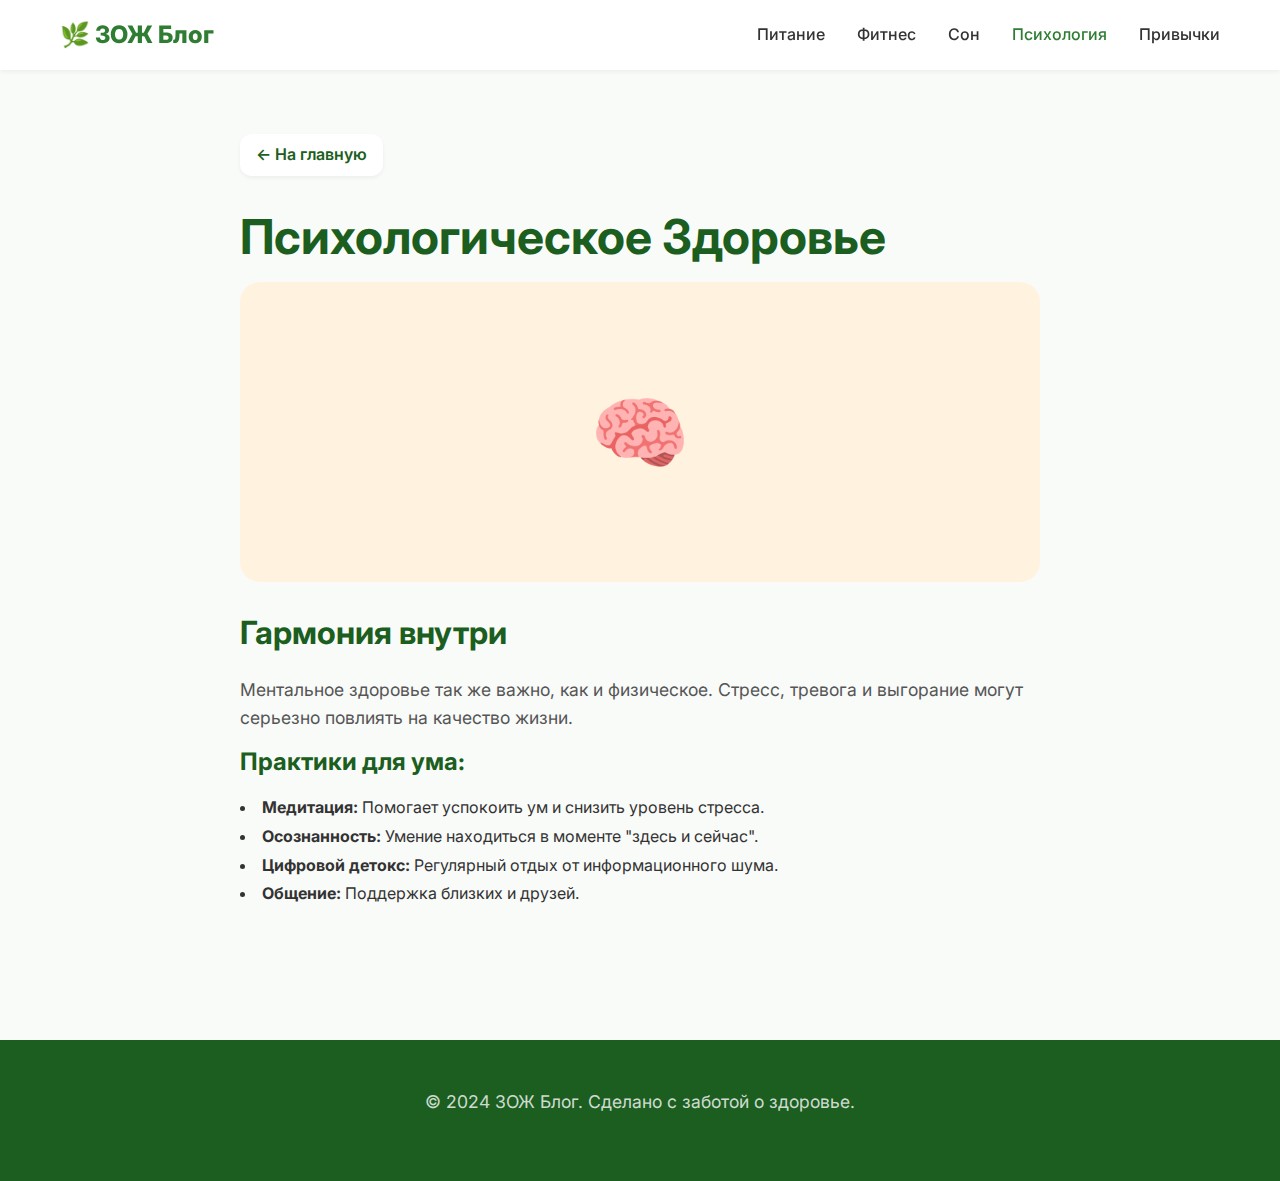
<file: mental.html>
<!DOCTYPE html>
<html lang="ru">

<head>
    <meta charset="UTF-8">
    <meta name="viewport" content="width=device-width, initial-scale=1.0">
    <title>Психологическое Здоровье | ЗОЖ Блог</title>
    <link rel="stylesheet" href="style.css">
    <link href="https://fonts.googleapis.com/css2?family=Inter:wght@400;500;600;700;800&display=swap" rel="stylesheet">
</head>

<body>
    <header>
        <div class="container">
            <nav>
                <a href="index.html" class="logo">🌿 ЗОЖ Блог</a>
                <div class="nav-links">
                    <a href="nutrition.html">Питание</a>
                    <a href="fitness.html">Фитнес</a>
                    <a href="sleep.html">Сон</a>
                    <a href="mental.html" style="color: var(--primary-color);">Психология</a>
                    <a href="habits.html">Привычки</a>
                </div>
            </nav>
        </div>
    </header>

    <main class="container page-content">
        <a href="index.html" class="btn-back">← На главную</a>

        <h1>Психологическое Здоровье</h1>
        <div
            style="background-color: #fff3e0; height: 300px; border-radius: 20px; display: flex; align-items: center; justify-content: center; margin-bottom: 2rem; color: #ef6c00; font-size: 5rem;">
            🧠
        </div>

        <h2>Гармония внутри</h2>
        <p>Ментальное здоровье так же важно, как и физическое. Стресс, тревога и выгорание могут серьезно повлиять на
            качество жизни.</p>

        <h3>Практики для ума:</h3>
        <ul style="list-style-position: inside; margin-bottom: 1.5rem; line-height: 1.8;">
            <li><strong>Медитация:</strong> Помогает успокоить ум и снизить уровень стресса.</li>
            <li><strong>Осознанность:</strong> Умение находиться в моменте "здесь и сейчас".</li>
            <li><strong>Цифровой детокс:</strong> Регулярный отдых от информационного шума.</li>
            <li><strong>Общение:</strong> Поддержка близких и друзей.</li>
        </ul>

        <p>Заботьтесь о своем внутреннем мире, и он ответит вам спокойствием и радостью.</p>
    </main>

    <footer>
        <div class="container">
            <p>&copy; 2024 ЗОЖ Блог. Сделано с заботой о здоровье.</p>
        </div>
    </footer>

    <script src="script.js"></script>
</body>

</html>
</file>
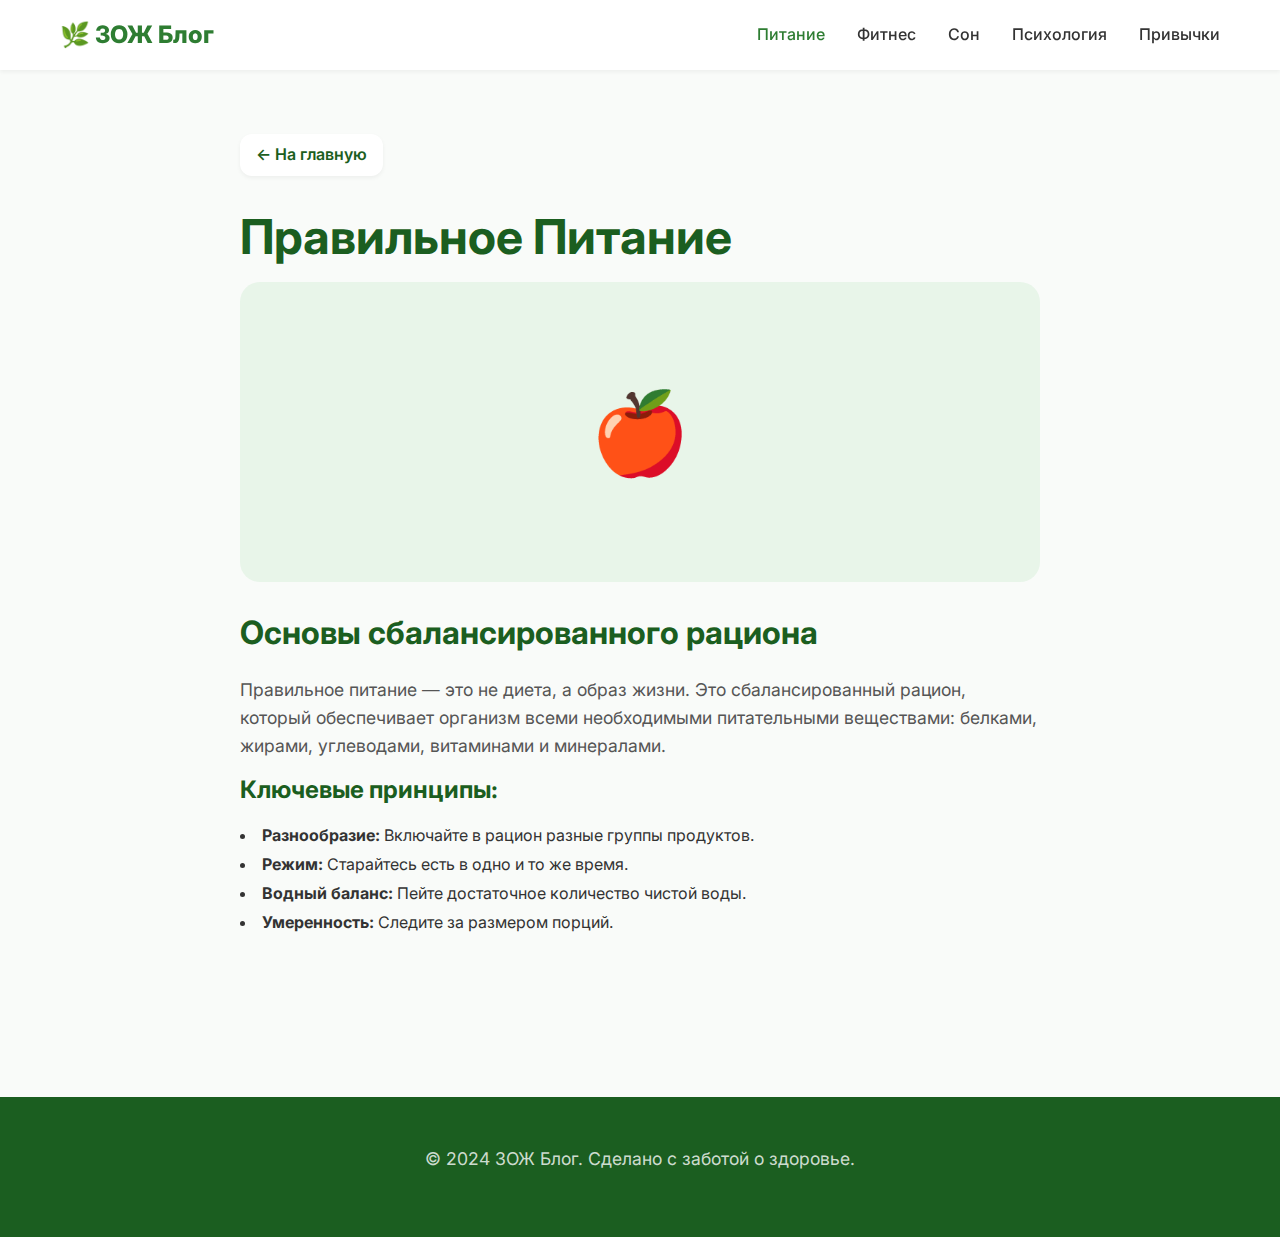
<file: nutrition.html>
<!DOCTYPE html>
<html lang="ru">

<head>
    <meta charset="UTF-8">
    <meta name="viewport" content="width=device-width, initial-scale=1.0">
    <title>Правильное Питание | ЗОЖ Блог</title>
    <link rel="stylesheet" href="style.css">
    <link href="https://fonts.googleapis.com/css2?family=Inter:wght@400;500;600;700;800&display=swap" rel="stylesheet">
</head>

<body>
    <header>
        <div class="container">
            <nav>
                <a href="index.html" class="logo">🌿 ЗОЖ Блог</a>
                <div class="nav-links">
                    <a href="nutrition.html" style="color: var(--primary-color);">Питание</a>
                    <a href="fitness.html">Фитнес</a>
                    <a href="sleep.html">Сон</a>
                    <a href="mental.html">Психология</a>
                    <a href="habits.html">Привычки</a>
                </div>
            </nav>
        </div>
    </header>

    <main class="container page-content">
        <a href="index.html" class="btn-back">← На главную</a>

        <h1>Правильное Питание</h1>
        <div
            style="background-color: #e8f5e9; height: 300px; border-radius: 20px; display: flex; align-items: center; justify-content: center; margin-bottom: 2rem; color: var(--primary-dark); font-size: 5rem;">
            🍎
        </div>

        <h2>Основы сбалансированного рациона</h2>
        <p>Правильное питание — это не диета, а образ жизни. Это сбалансированный рацион, который обеспечивает организм
            всеми необходимыми питательными веществами: белками, жирами, углеводами, витаминами и минералами.</p>

        <h3>Ключевые принципы:</h3>
        <ul style="list-style-position: inside; margin-bottom: 1.5rem; line-height: 1.8;">
            <li><strong>Разнообразие:</strong> Включайте в рацион разные группы продуктов.</li>
            <li><strong>Режим:</strong> Старайтесь есть в одно и то же время.</li>
            <li><strong>Водный баланс:</strong> Пейте достаточное количество чистой воды.</li>
            <li><strong>Умеренность:</strong> Следите за размером порций.</li>
        </ul>

        <p>Помните, что каждый организм индивидуален. Прислушивайтесь к своему телу и выбирайте продукты, которые дают
            вам энергию и хорошее самочувствие.</p>
    </main>

    <footer>
        <div class="container">
            <p>&copy; 2024 ЗОЖ Блог. Сделано с заботой о здоровье.</p>
        </div>
    </footer>

    <script src="script.js"></script>
</body>

</html>
</file>
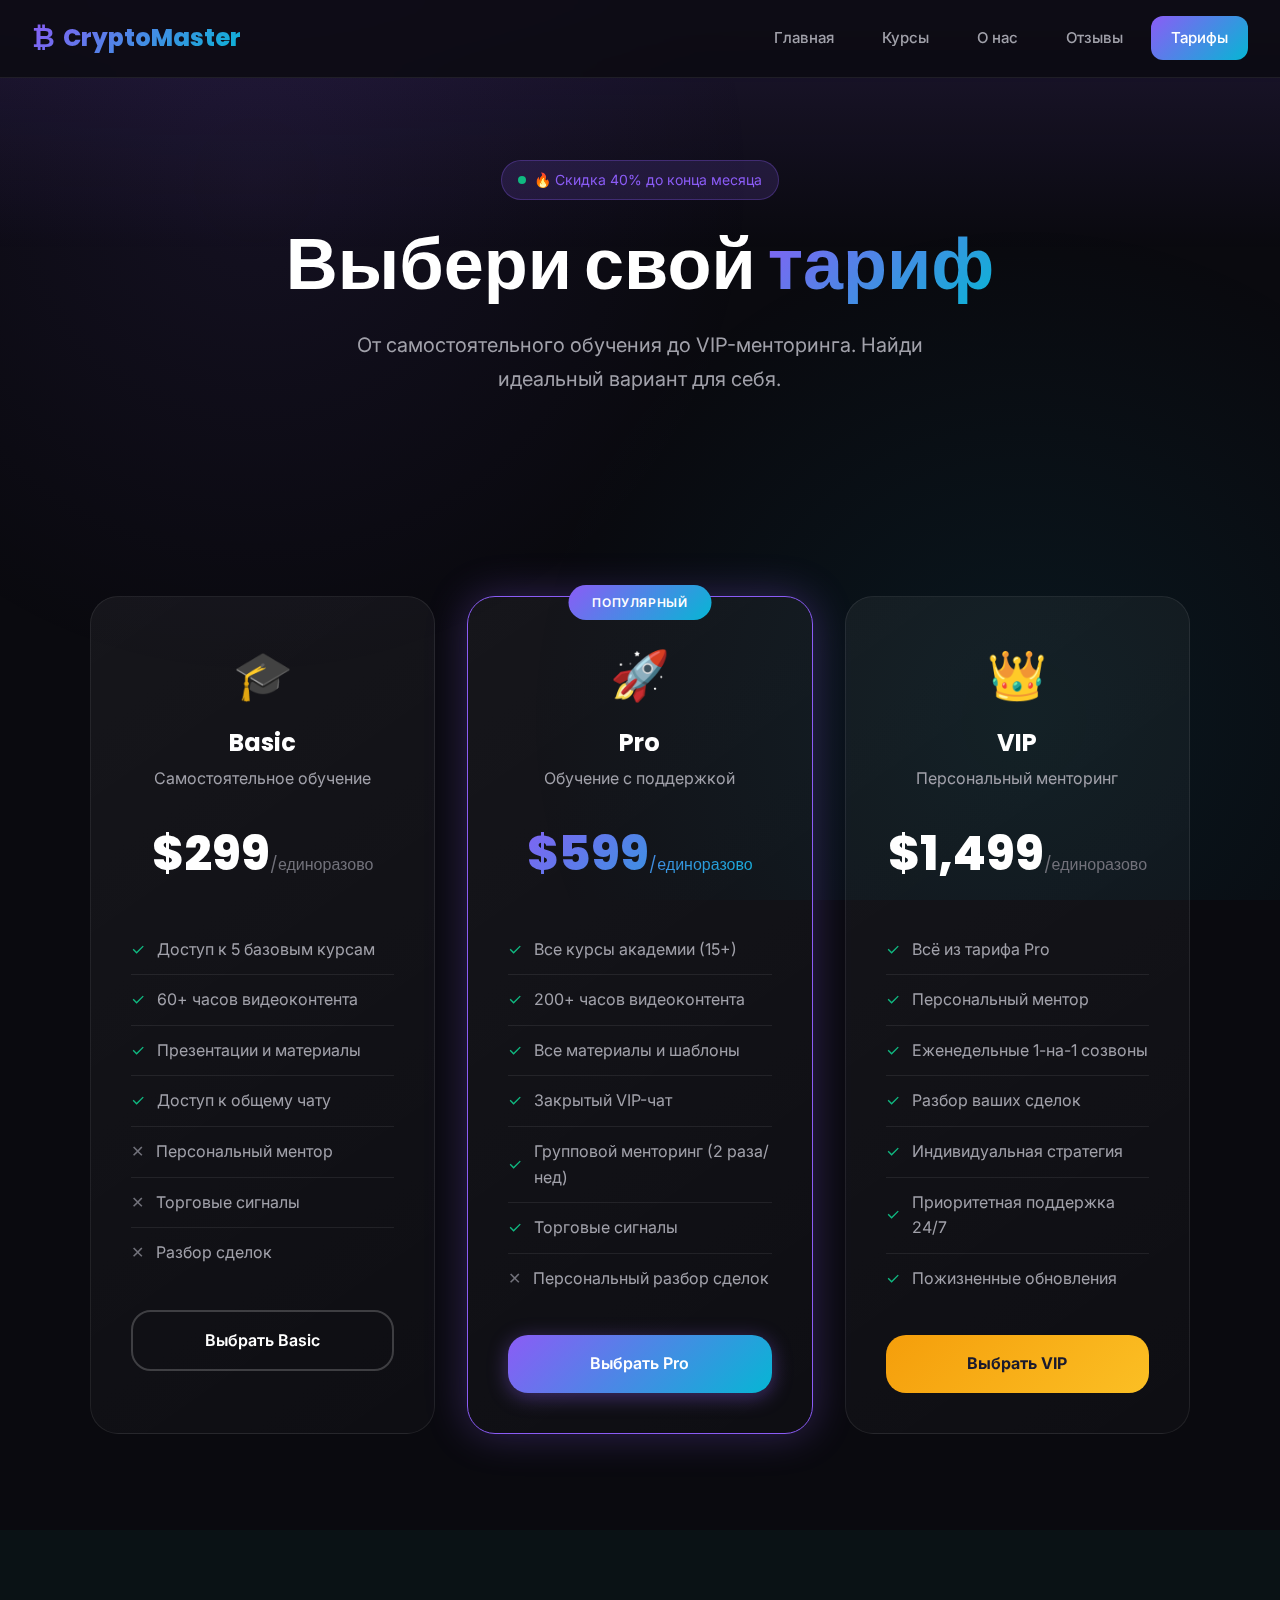
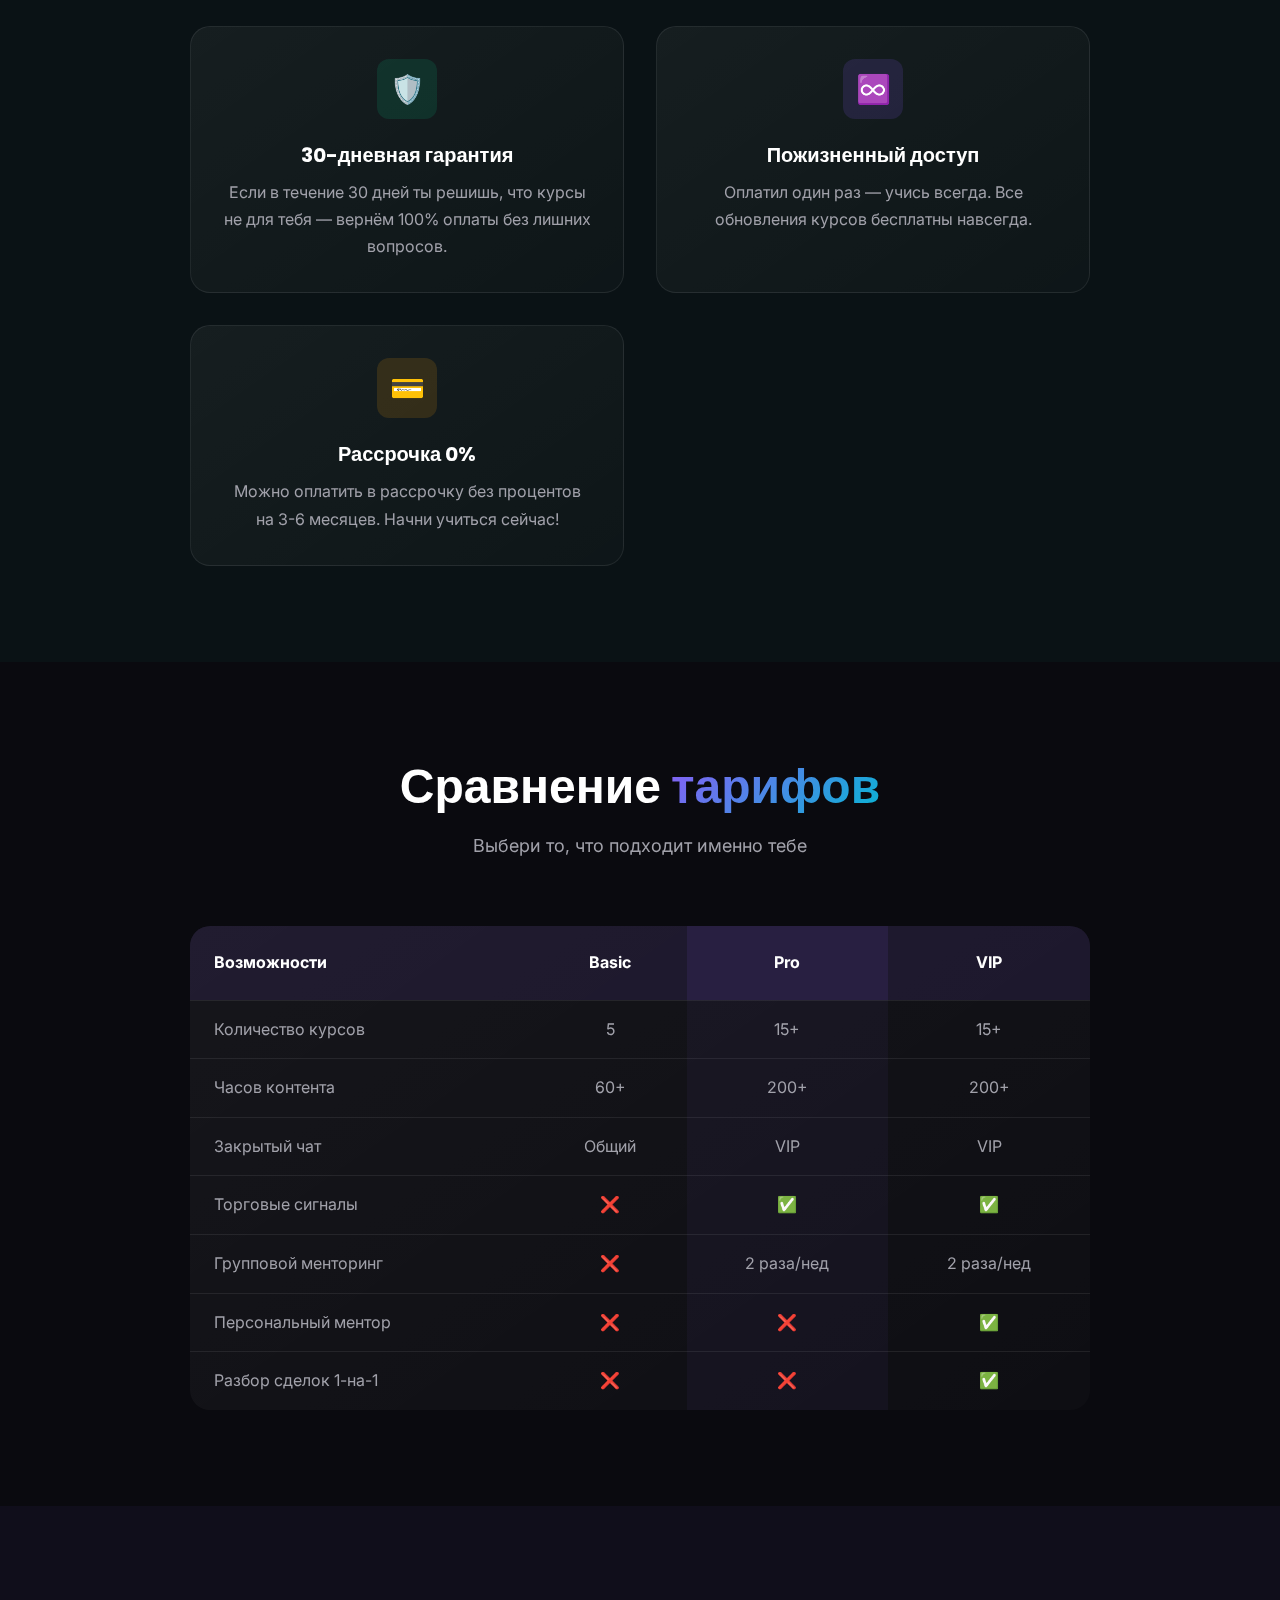
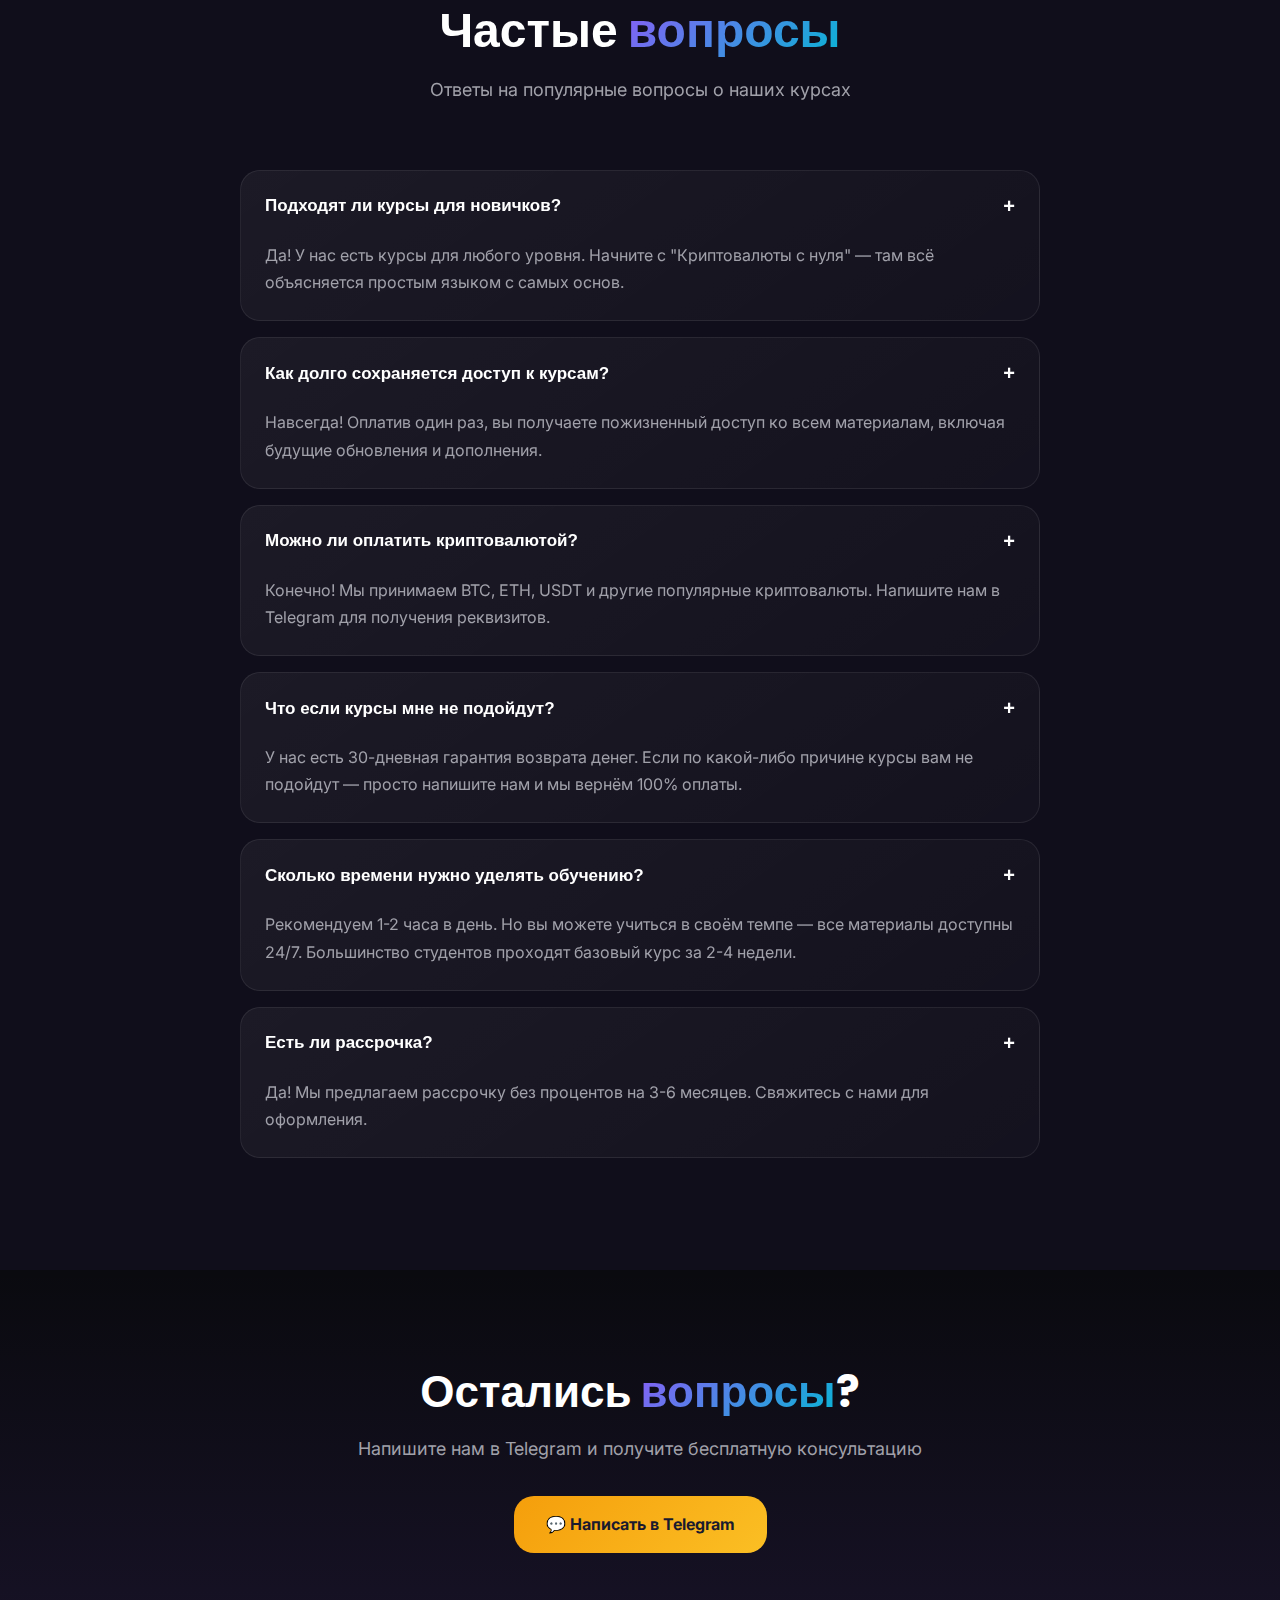
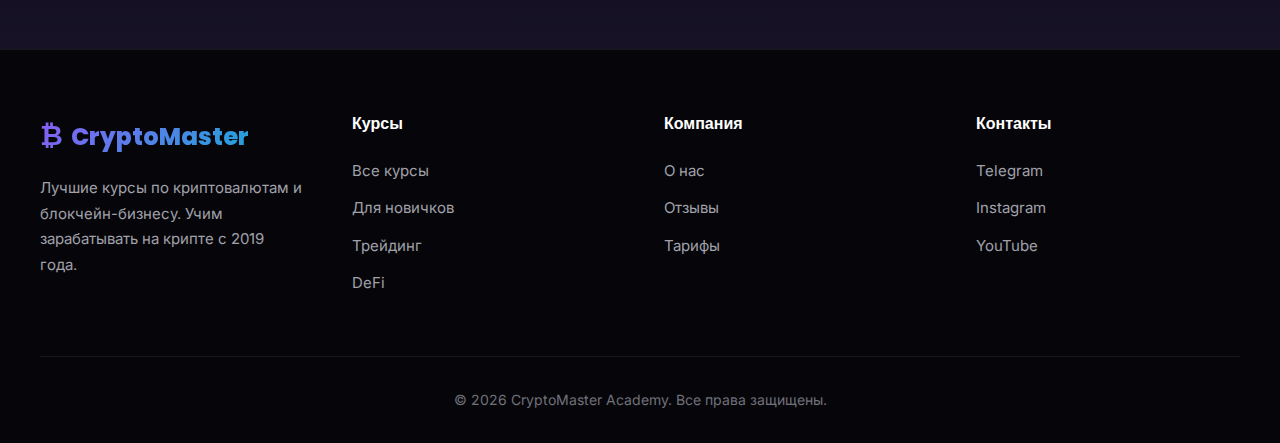
<file: pricing.html>
<!DOCTYPE html>
<html lang="ru">

<head>
    <meta charset="UTF-8">
    <meta name="viewport" content="width=device-width, initial-scale=1.0">
    <meta name="description" content="Тарифы CryptoMaster Academy — выбери свой пакет обучения криптовалютам">
    <title>Тарифы — CryptoMaster Academy</title>
    <link rel="stylesheet" href="styles.css">
</head>

<body>
    <!-- ===== HEADER & NAVIGATION ===== -->
    <header class="site-header">
        <div class="header-content">
            <a href="index.html" class="site-logo">
                <span class="logo-icon">₿</span> CryptoMaster
            </a>
            <nav>
                <ul class="nav-menu">
                    <li><a href="index.html">Главная</a></li>
                    <li><a href="courses.html">Курсы</a></li>
                    <li><a href="about.html">О нас</a></li>
                    <li><a href="testimonials.html">Отзывы</a></li>
                    <li><a href="pricing.html" class="active">Тарифы</a></li>
                </ul>
            </nav>
            <button class="menu-toggle" aria-label="Меню">☰</button>
        </div>
    </header>

    <!-- ===== HERO SECTION ===== -->
    <section class="hero" style="min-height: 50vh; padding-top: 10rem;">
        <div class="hero-content">
            <span class="hero-badge">
                <span class="pulse"></span>
                🔥 Скидка 40% до конца месяца
            </span>
            <h1>Выбери свой <span class="gradient-text">тариф</span></h1>
            <p class="hero-description">
                От самостоятельного обучения до VIP-менторинга. Найди идеальный вариант для себя.
            </p>
        </div>
    </section>

    <!-- ===== PRICING SECTION ===== -->
    <section class="section">
        <div class="pricing-grid">
            <!-- BASIC PLAN -->
            <div class="pricing-card">
                <div class="pricing-icon">🎓</div>
                <h3>Basic</h3>
                <p style="color: var(--color-text-secondary); margin-bottom: 1rem;">Самостоятельное обучение</p>
                <div class="price">$299<span>/единоразово</span></div>
                <ul class="pricing-features">
                    <li><span class="check">✓</span> Доступ к 5 базовым курсам</li>
                    <li><span class="check">✓</span> 60+ часов видеоконтента</li>
                    <li><span class="check">✓</span> Презентации и материалы</li>
                    <li><span class="check">✓</span> Доступ к общему чату</li>
                    <li><span class="cross">✕</span> Персональный ментор</li>
                    <li><span class="cross">✕</span> Торговые сигналы</li>
                    <li><span class="cross">✕</span> Разбор сделок</li>
                </ul>
                <a href="#" class="btn btn-secondary" style="width: 100%;">Выбрать Basic</a>
            </div>

            <!-- PRO PLAN -->
            <div class="pricing-card featured">
                <div class="pricing-icon">🚀</div>
                <h3>Pro</h3>
                <p style="color: var(--color-text-secondary); margin-bottom: 1rem;">Обучение с поддержкой</p>
                <div class="price">$599<span>/единоразово</span></div>
                <ul class="pricing-features">
                    <li><span class="check">✓</span> Все курсы академии (15+)</li>
                    <li><span class="check">✓</span> 200+ часов видеоконтента</li>
                    <li><span class="check">✓</span> Все материалы и шаблоны</li>
                    <li><span class="check">✓</span> Закрытый VIP-чат</li>
                    <li><span class="check">✓</span> Групповой менторинг (2 раза/нед)</li>
                    <li><span class="check">✓</span> Торговые сигналы</li>
                    <li><span class="cross">✕</span> Персональный разбор сделок</li>
                </ul>
                <a href="#" class="btn btn-primary" style="width: 100%;">Выбрать Pro</a>
            </div>

            <!-- VIP PLAN -->
            <div class="pricing-card">
                <div class="pricing-icon">👑</div>
                <h3>VIP</h3>
                <p style="color: var(--color-text-secondary); margin-bottom: 1rem;">Персональный менторинг</p>
                <div class="price">$1,499<span>/единоразово</span></div>
                <ul class="pricing-features">
                    <li><span class="check">✓</span> Всё из тарифа Pro</li>
                    <li><span class="check">✓</span> Персональный ментор</li>
                    <li><span class="check">✓</span> Еженедельные 1-на-1 созвоны</li>
                    <li><span class="check">✓</span> Разбор ваших сделок</li>
                    <li><span class="check">✓</span> Индивидуальная стратегия</li>
                    <li><span class="check">✓</span> Приоритетная поддержка 24/7</li>
                    <li><span class="check">✓</span> Пожизненные обновления</li>
                </ul>
                <a href="#" class="btn btn-gold" style="width: 100%;">Выбрать VIP</a>
            </div>
        </div>
    </section>

    <!-- ===== GUARANTEE SECTION ===== -->
    <section class="section" style="background: rgba(16, 185, 129, 0.05);">
        <div class="features-grid" style="max-width: 900px;">
            <div class="feature-card" style="text-align: center;">
                <div class="feature-icon" style="background: rgba(16, 185, 129, 0.15); margin: 0 auto 1.5rem;">🛡️</div>
                <h3>30-дневная гарантия</h3>
                <p>Если в течение 30 дней ты решишь, что курсы не для тебя — вернём 100% оплаты без лишних вопросов.</p>
            </div>
            <div class="feature-card" style="text-align: center;">
                <div class="feature-icon" style="background: rgba(139, 92, 246, 0.15); margin: 0 auto 1.5rem;">♾️</div>
                <h3>Пожизненный доступ</h3>
                <p>Оплатил один раз — учись всегда. Все обновления курсов бесплатны навсегда.</p>
            </div>
            <div class="feature-card" style="text-align: center;">
                <div class="feature-icon" style="background: rgba(245, 158, 11, 0.15); margin: 0 auto 1.5rem;">💳</div>
                <h3>Рассрочка 0%</h3>
                <p>Можно оплатить в рассрочку без процентов на 3-6 месяцев. Начни учиться сейчас!</p>
            </div>
        </div>
    </section>

    <!-- ===== COMPARISON TABLE ===== -->
    <section class="section">
        <div class="section-header">
            <h2 class="section-title">Сравнение <span class="gradient-text">тарифов</span></h2>
            <p class="section-subtitle">Выбери то, что подходит именно тебе</p>
        </div>
        <div style="max-width: 900px; margin: 0 auto; overflow-x: auto;">
            <table
                style="width: 100%; border-collapse: collapse; background: var(--gradient-card); border-radius: var(--radius-lg); overflow: hidden;">
                <thead>
                    <tr style="background: rgba(139, 92, 246, 0.1);">
                        <th style="padding: 1.5rem; text-align: left; border-bottom: var(--border-subtle);">Возможности
                        </th>
                        <th style="padding: 1.5rem; text-align: center; border-bottom: var(--border-subtle);">Basic</th>
                        <th
                            style="padding: 1.5rem; text-align: center; border-bottom: var(--border-subtle); background: rgba(139, 92, 246, 0.1);">
                            Pro</th>
                        <th style="padding: 1.5rem; text-align: center; border-bottom: var(--border-subtle);">VIP</th>
                    </tr>
                </thead>
                <tbody style="color: var(--color-text-secondary);">
                    <tr>
                        <td style="padding: 1rem 1.5rem; border-bottom: var(--border-subtle);">Количество курсов</td>
                        <td style="padding: 1rem 1.5rem; text-align: center; border-bottom: var(--border-subtle);">5
                        </td>
                        <td
                            style="padding: 1rem 1.5rem; text-align: center; border-bottom: var(--border-subtle); background: rgba(139, 92, 246, 0.05);">
                            15+</td>
                        <td style="padding: 1rem 1.5rem; text-align: center; border-bottom: var(--border-subtle);">15+
                        </td>
                    </tr>
                    <tr>
                        <td style="padding: 1rem 1.5rem; border-bottom: var(--border-subtle);">Часов контента</td>
                        <td style="padding: 1rem 1.5rem; text-align: center; border-bottom: var(--border-subtle);">60+
                        </td>
                        <td
                            style="padding: 1rem 1.5rem; text-align: center; border-bottom: var(--border-subtle); background: rgba(139, 92, 246, 0.05);">
                            200+</td>
                        <td style="padding: 1rem 1.5rem; text-align: center; border-bottom: var(--border-subtle);">200+
                        </td>
                    </tr>
                    <tr>
                        <td style="padding: 1rem 1.5rem; border-bottom: var(--border-subtle);">Закрытый чат</td>
                        <td style="padding: 1rem 1.5rem; text-align: center; border-bottom: var(--border-subtle);">Общий
                        </td>
                        <td
                            style="padding: 1rem 1.5rem; text-align: center; border-bottom: var(--border-subtle); background: rgba(139, 92, 246, 0.05);">
                            VIP</td>
                        <td style="padding: 1rem 1.5rem; text-align: center; border-bottom: var(--border-subtle);">VIP
                        </td>
                    </tr>
                    <tr>
                        <td style="padding: 1rem 1.5rem; border-bottom: var(--border-subtle);">Торговые сигналы</td>
                        <td style="padding: 1rem 1.5rem; text-align: center; border-bottom: var(--border-subtle);">❌
                        </td>
                        <td
                            style="padding: 1rem 1.5rem; text-align: center; border-bottom: var(--border-subtle); background: rgba(139, 92, 246, 0.05);">
                            ✅</td>
                        <td style="padding: 1rem 1.5rem; text-align: center; border-bottom: var(--border-subtle);">✅
                        </td>
                    </tr>
                    <tr>
                        <td style="padding: 1rem 1.5rem; border-bottom: var(--border-subtle);">Групповой менторинг</td>
                        <td style="padding: 1rem 1.5rem; text-align: center; border-bottom: var(--border-subtle);">❌
                        </td>
                        <td
                            style="padding: 1rem 1.5rem; text-align: center; border-bottom: var(--border-subtle); background: rgba(139, 92, 246, 0.05);">
                            2 раза/нед</td>
                        <td style="padding: 1rem 1.5rem; text-align: center; border-bottom: var(--border-subtle);">2
                            раза/нед</td>
                    </tr>
                    <tr>
                        <td style="padding: 1rem 1.5rem; border-bottom: var(--border-subtle);">Персональный ментор</td>
                        <td style="padding: 1rem 1.5rem; text-align: center; border-bottom: var(--border-subtle);">❌
                        </td>
                        <td
                            style="padding: 1rem 1.5rem; text-align: center; border-bottom: var(--border-subtle); background: rgba(139, 92, 246, 0.05);">
                            ❌</td>
                        <td style="padding: 1rem 1.5rem; text-align: center; border-bottom: var(--border-subtle);">✅
                        </td>
                    </tr>
                    <tr>
                        <td style="padding: 1rem 1.5rem;">Разбор сделок 1-на-1</td>
                        <td style="padding: 1rem 1.5rem; text-align: center;">❌</td>
                        <td style="padding: 1rem 1.5rem; text-align: center; background: rgba(139, 92, 246, 0.05);">❌
                        </td>
                        <td style="padding: 1rem 1.5rem; text-align: center;">✅</td>
                    </tr>
                </tbody>
            </table>
        </div>
    </section>

    <!-- ===== FAQ SECTION ===== -->
    <section class="section" style="background: rgba(139, 92, 246, 0.05);">
        <div class="section-header">
            <h2 class="section-title">Частые <span class="gradient-text">вопросы</span></h2>
            <p class="section-subtitle">Ответы на популярные вопросы о наших курсах</p>
        </div>
        <div class="faq-list">
            <div class="faq-item">
                <button class="faq-question">
                    Подходят ли курсы для новичков?
                    <span class="faq-icon">+</span>
                </button>
                <div class="faq-answer">
                    Да! У нас есть курсы для любого уровня. Начните с "Криптовалюты с нуля" — там всё объясняется
                    простым языком с самых основ.
                </div>
            </div>
            <div class="faq-item">
                <button class="faq-question">
                    Как долго сохраняется доступ к курсам?
                    <span class="faq-icon">+</span>
                </button>
                <div class="faq-answer">
                    Навсегда! Оплатив один раз, вы получаете пожизненный доступ ко всем материалам, включая
                    будущие обновления и дополнения.
                </div>
            </div>
            <div class="faq-item">
                <button class="faq-question">
                    Можно ли оплатить криптовалютой?
                    <span class="faq-icon">+</span>
                </button>
                <div class="faq-answer">
                    Конечно! Мы принимаем BTC, ETH, USDT и другие популярные криптовалюты. Напишите нам в Telegram
                    для получения реквизитов.
                </div>
            </div>
            <div class="faq-item">
                <button class="faq-question">
                    Что если курсы мне не подойдут?
                    <span class="faq-icon">+</span>
                </button>
                <div class="faq-answer">
                    У нас есть 30-дневная гарантия возврата денег. Если по какой-либо причине курсы вам не подойдут —
                    просто напишите нам и мы вернём 100% оплаты.
                </div>
            </div>
            <div class="faq-item">
                <button class="faq-question">
                    Сколько времени нужно уделять обучению?
                    <span class="faq-icon">+</span>
                </button>
                <div class="faq-answer">
                    Рекомендуем 1-2 часа в день. Но вы можете учиться в своём темпе — все материалы доступны 24/7.
                    Большинство студентов проходят базовый курс за 2-4 недели.
                </div>
            </div>
            <div class="faq-item">
                <button class="faq-question">
                    Есть ли рассрочка?
                    <span class="faq-icon">+</span>
                </button>
                <div class="faq-answer">
                    Да! Мы предлагаем рассрочку без процентов на 3-6 месяцев. Свяжитесь с нами для оформления.
                </div>
            </div>
        </div>
    </section>

    <!-- ===== CTA SECTION ===== -->
    <section class="cta-section">
        <div class="cta-content">
            <h2>Остались <span class="gradient-text">вопросы</span>?</h2>
            <p>Напишите нам в Telegram и получите бесплатную консультацию</p>
            <a href="#" class="btn btn-gold">💬 Написать в Telegram</a>
        </div>
    </section>

    <!-- ===== FOOTER ===== -->
    <footer class="site-footer">
        <div class="footer-content">
            <div class="footer-brand">
                <a href="index.html" class="site-logo">
                    <span class="logo-icon">₿</span> CryptoMaster
                </a>
                <p>Лучшие курсы по криптовалютам и блокчейн-бизнесу. Учим зарабатывать на крипте с 2019 года.</p>
            </div>
            <div class="footer-links">
                <h4>Курсы</h4>
                <ul>
                    <li><a href="courses.html">Все курсы</a></li>
                    <li><a href="courses.html">Для новичков</a></li>
                    <li><a href="courses.html">Трейдинг</a></li>
                    <li><a href="courses.html">DeFi</a></li>
                </ul>
            </div>
            <div class="footer-links">
                <h4>Компания</h4>
                <ul>
                    <li><a href="about.html">О нас</a></li>
                    <li><a href="testimonials.html">Отзывы</a></li>
                    <li><a href="pricing.html">Тарифы</a></li>
                </ul>
            </div>
            <div class="footer-links">
                <h4>Контакты</h4>
                <ul>
                    <li><a href="#">Telegram</a></li>
                    <li><a href="#">Instagram</a></li>
                    <li><a href="#">YouTube</a></li>
                </ul>
            </div>
        </div>
        <div class="footer-bottom">
            <p>© 2026 CryptoMaster Academy. Все права защищены.</p>
        </div>
    </footer>
</body>

</html>
</file>
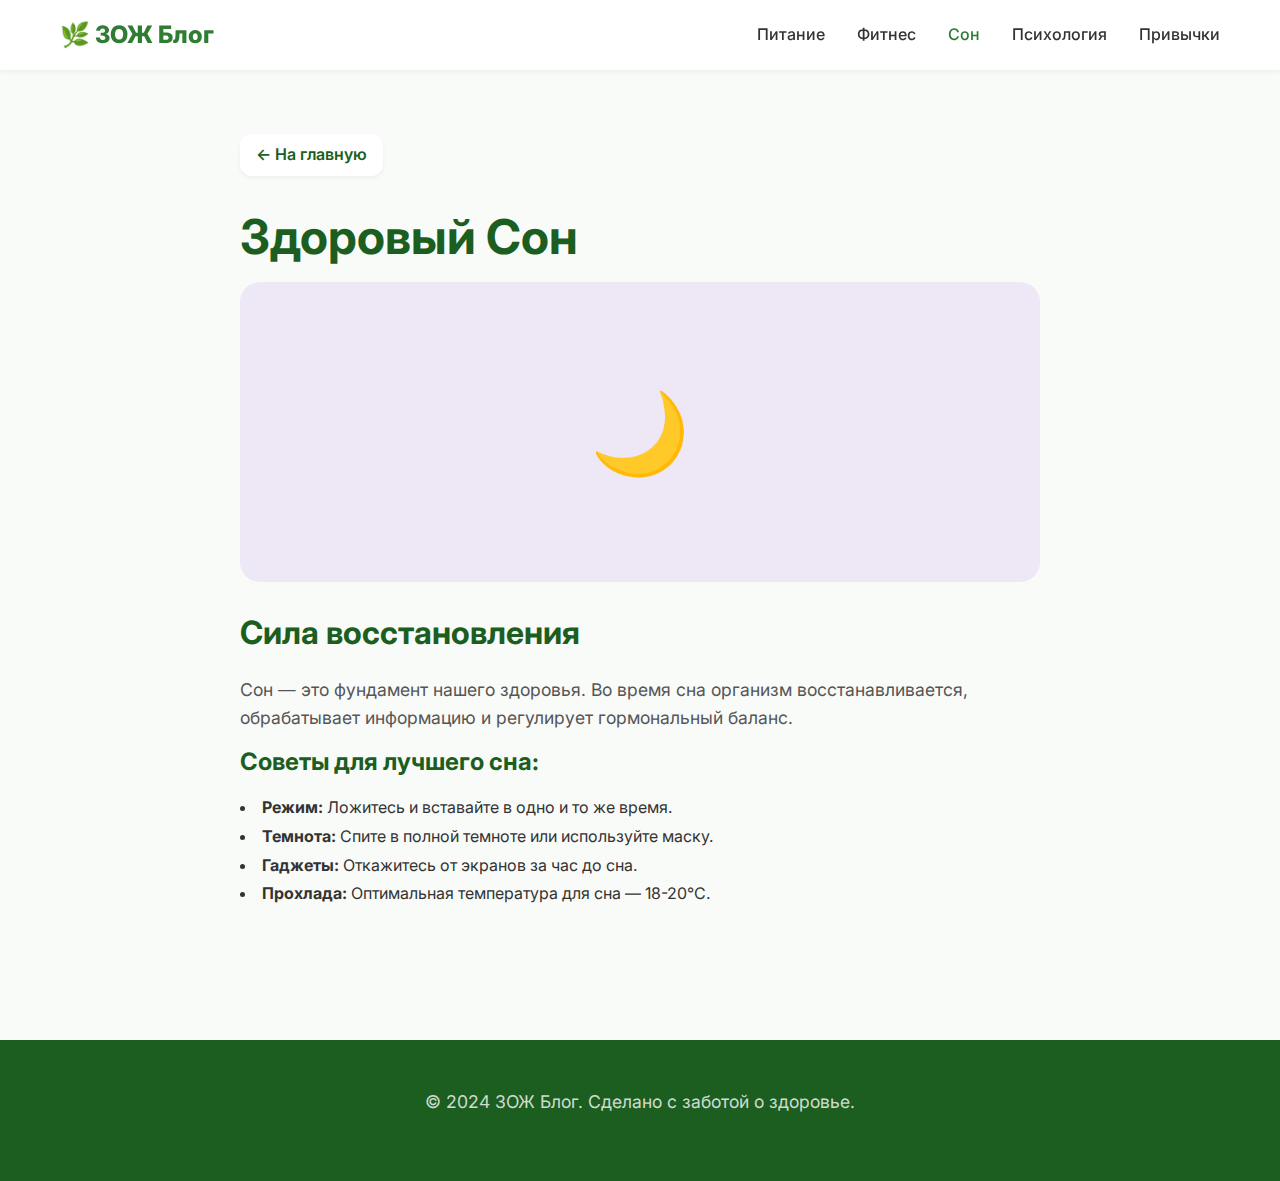
<file: sleep.html>
<!DOCTYPE html>
<html lang="ru">

<head>
    <meta charset="UTF-8">
    <meta name="viewport" content="width=device-width, initial-scale=1.0">
    <title>Здоровый Сон | ЗОЖ Блог</title>
    <link rel="stylesheet" href="style.css">
    <link href="https://fonts.googleapis.com/css2?family=Inter:wght@400;500;600;700;800&display=swap" rel="stylesheet">
</head>

<body>
    <header>
        <div class="container">
            <nav>
                <a href="index.html" class="logo">🌿 ЗОЖ Блог</a>
                <div class="nav-links">
                    <a href="nutrition.html">Питание</a>
                    <a href="fitness.html">Фитнес</a>
                    <a href="sleep.html" style="color: var(--primary-color);">Сон</a>
                    <a href="mental.html">Психология</a>
                    <a href="habits.html">Привычки</a>
                </div>
            </nav>
        </div>
    </header>

    <main class="container page-content">
        <a href="index.html" class="btn-back">← На главную</a>

        <h1>Здоровый Сон</h1>
        <div
            style="background-color: #ede7f6; height: 300px; border-radius: 20px; display: flex; align-items: center; justify-content: center; margin-bottom: 2rem; color: #4527a0; font-size: 5rem;">
            🌙
        </div>

        <h2>Сила восстановления</h2>
        <p>Сон — это фундамент нашего здоровья. Во время сна организм восстанавливается, обрабатывает информацию и
            регулирует гормональный баланс.</p>

        <h3>Советы для лучшего сна:</h3>
        <ul style="list-style-position: inside; margin-bottom: 1.5rem; line-height: 1.8;">
            <li><strong>Режим:</strong> Ложитесь и вставайте в одно и то же время.</li>
            <li><strong>Темнота:</strong> Спите в полной темноте или используйте маску.</li>
            <li><strong>Гаджеты:</strong> Откажитесь от экранов за час до сна.</li>
            <li><strong>Прохлада:</strong> Оптимальная температура для сна — 18-20°C.</li>
        </ul>

        <p>Качественный сон — это залог продуктивного дня и хорошего настроения.</p>
    </main>

    <footer>
        <div class="container">
            <p>&copy; 2024 ЗОЖ Блог. Сделано с заботой о здоровье.</p>
        </div>
    </footer>

    <script src="script.js"></script>
</body>

</html>
</file>
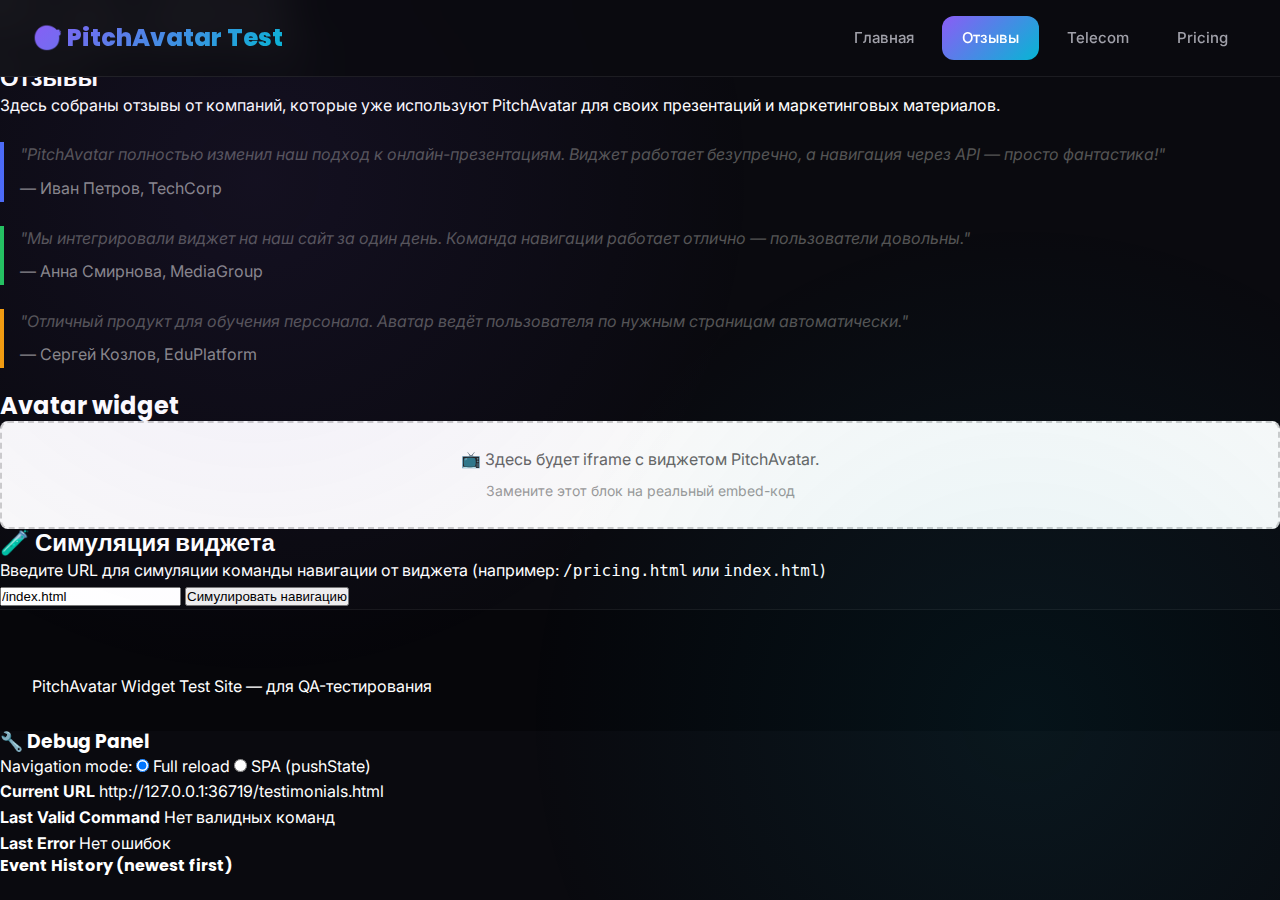
<file: testimonials.html>
<!DOCTYPE html>
<html lang="ru">

<head>
    <meta charset="UTF-8">
    <meta name="viewport" content="width=device-width, initial-scale=1.0">
    <meta name="description" content="Отзывы клиентов PitchAvatar - тестовая страница">
    <title>Отзывы — PitchAvatar Test Site</title>
    <link rel="stylesheet" href="styles.css">
</head>

<body>
    <!-- ===== HEADER & NAVIGATION ===== -->
    <header class="site-header">
        <div class="header-content">
            <a href="index.html" class="site-logo">🎯 PitchAvatar Test</a>
            <nav>
                <ul class="nav-menu">
                    <li><a href="index.html">Главная</a></li>
                    <li><a href="testimonials.html" class="active">Отзывы</a></li>
                    <li><a href="use-cases-telecom.html">Telecom</a></li>
                    <li><a href="pricing.html">Pricing</a></li>
                </ul>
            </nav>
        </div>
    </header>

    <!-- ===== MAIN CONTENT ===== -->
    <main class="main-content">
        <h1 class="page-title">Отзывы клиентов</h1>
        <p class="page-intro">Что говорят наши клиенты о PitchAvatar.</p>

        <section class="content-section">
            <h2>Отзывы</h2>
            <p>Здесь собраны отзывы от компаний, которые уже используют PitchAvatar для своих презентаций и
                маркетинговых материалов.</p>

            <blockquote
                style="border-left: 4px solid #4a6cf7; padding-left: 1rem; margin: 1.5rem 0; font-style: italic; color: #555;">
                "PitchAvatar полностью изменил наш подход к онлайн-презентациям. Виджет работает безупречно, а навигация
                через API — просто фантастика!"
                <footer style="font-style: normal; margin-top: 0.5rem; color: #888;">— Иван Петров, TechCorp</footer>
            </blockquote>

            <blockquote
                style="border-left: 4px solid #22c55e; padding-left: 1rem; margin: 1.5rem 0; font-style: italic; color: #555;">
                "Мы интегрировали виджет на наш сайт за один день. Команда навигации работает отлично — пользователи
                довольны."
                <footer style="font-style: normal; margin-top: 0.5rem; color: #888;">— Анна Смирнова, MediaGroup
                </footer>
            </blockquote>

            <blockquote
                style="border-left: 4px solid #f59e0b; padding-left: 1rem; margin: 1.5rem 0; font-style: italic; color: #555;">
                "Отличный продукт для обучения персонала. Аватар ведёт пользователя по нужным страницам автоматически."
                <footer style="font-style: normal; margin-top: 0.5rem; color: #888;">— Сергей Козлов, EduPlatform
                </footer>
            </blockquote>
        </section>

        <!-- ===== AVATAR WIDGET SECTION ===== -->
        <section id="avatar-widget-section">
            <h2>Avatar widget</h2>
            <!-- 
        TODO: Здесь нужно вставить реальный embed-код PitchAvatar.
        Замените div#avatar-widget-placeholder на <iframe> со скриптом виджета.
      -->
            <div id="avatar-widget-placeholder"
                style="border: 2px dashed #ccc; padding: 24px; text-align: center; border-radius: 8px; background: #f9f9f9;">
                <p style="margin: 0; color: #666;">📺 Здесь будет iframe с виджетом PitchAvatar.</p>
                <p style="margin: 8px 0 0; font-size: 0.875rem; color: #999;">Замените этот блок на реальный embed-код
                </p>
            </div>
        </section>

        <!-- ===== SIMULATION SECTION ===== -->
        <section id="simulation-section">
            <h2>🧪 Симуляция виджета</h2>
            <p class="simulation-hint">Введите URL для симуляции команды навигации от виджета (например:
                <code>/pricing.html</code> или <code>index.html</code>)</p>
            <form id="simulation-form" class="simulation-form">
                <input type="text" id="simulation-url" placeholder="/index.html" value="/index.html">
                <button type="submit" id="simulation-button">Симулировать навигацию</button>
            </form>
        </section>
    </main>

    <!-- ===== FOOTER ===== -->
    <footer class="site-footer">
        <p>PitchAvatar Widget Test Site — для QA-тестирования</p>
    </footer>

    <!-- ===== DEBUG PANEL ===== -->
    <div id="debug-panel">
        <div class="debug-header">
            <h3>🔧 Debug Panel</h3>
            <div class="debug-toggle-group">
                <span>Navigation mode:</span>
                <label>
                    <input type="radio" name="nav-mode" value="reload" checked> Full reload
                </label>
                <label>
                    <input type="radio" name="nav-mode" value="spa"> SPA (pushState)
                </label>
            </div>
        </div>

        <div class="debug-info">
            <div class="debug-info-item">
                <strong>Current URL</strong>
                <span id="debug-current-url">—</span>
            </div>
            <div class="debug-info-item">
                <strong>Last Valid Command</strong>
                <span id="debug-last-command">Нет валидных команд</span>
            </div>
            <div class="debug-info-item">
                <strong>Last Error</strong>
                <span id="debug-last-error">Нет ошибок</span>
            </div>
        </div>

        <div class="debug-event-log">
            <h4>Event History (newest first)</h4>
            <ul id="debug-event-list" class="debug-event-list">
            </ul>
        </div>
    </div>

    <script src="app.js"></script>
</body>

</html>
</file>
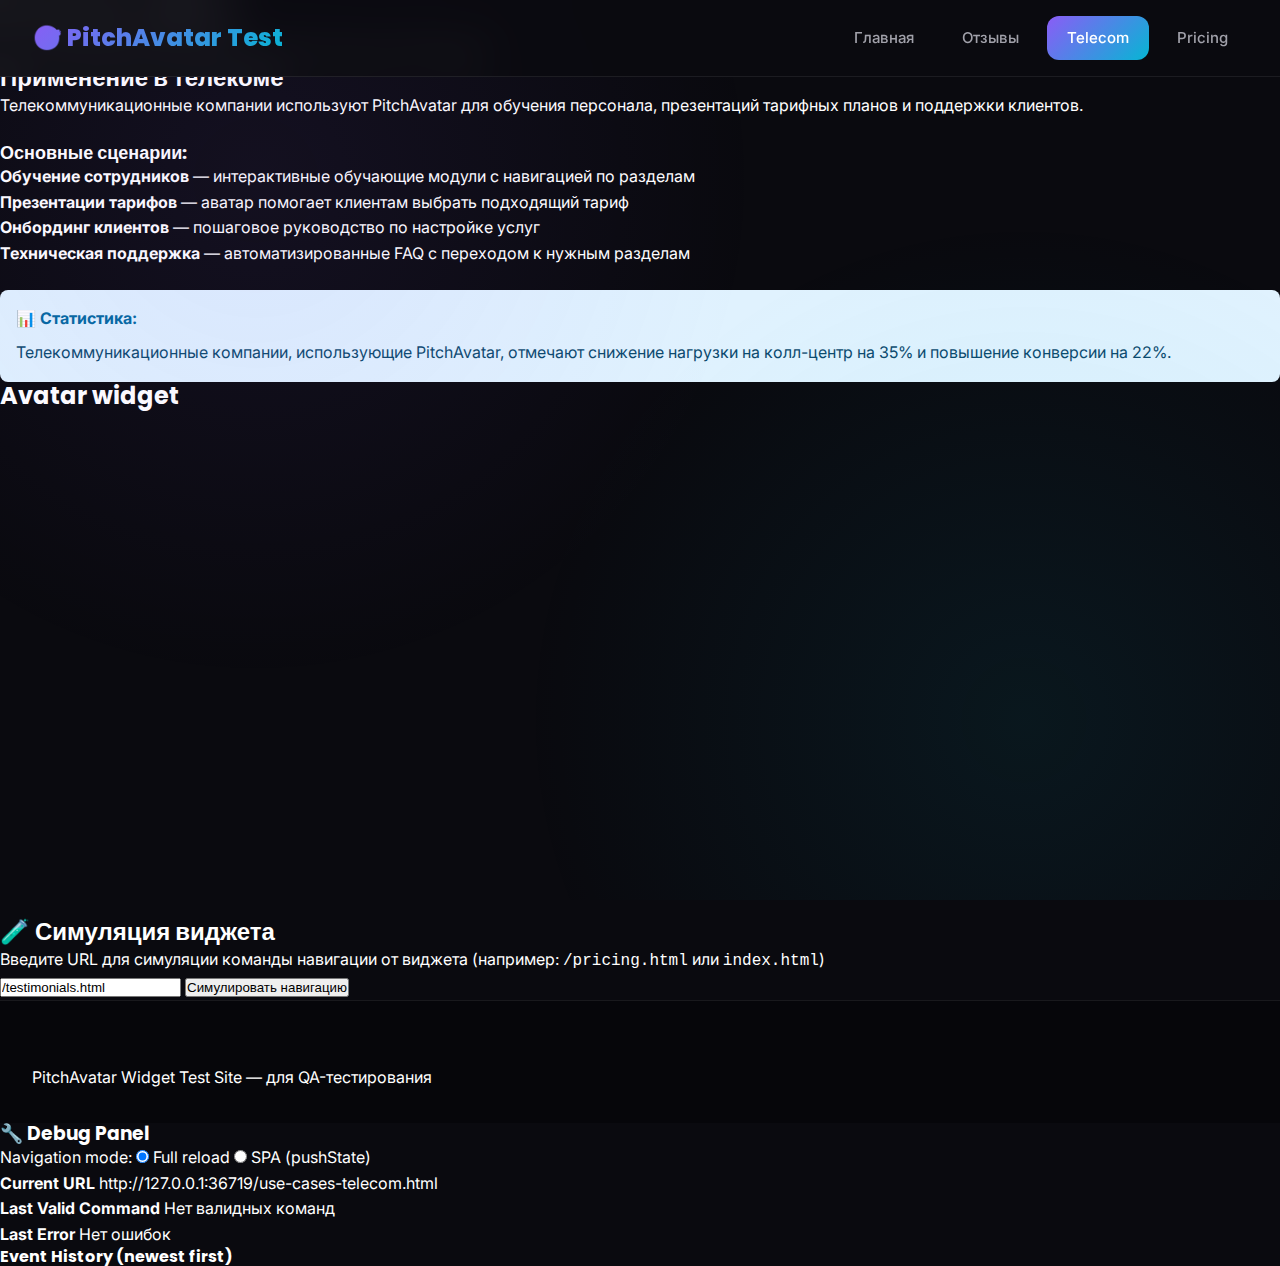
<file: use-cases-telecom.html>
<!DOCTYPE html>
<html lang="ru">

<head>
    <meta charset="UTF-8">
    <meta name="viewport" content="width=device-width, initial-scale=1.0">
    <meta name="description" content="Телеком кейсы использования PitchAvatar - тестовая страница">
    <title>Use cases — Telecom — PitchAvatar Test Site</title>
    <link rel="stylesheet" href="styles.css">
</head>

<body>
    <!-- ===== HEADER & NAVIGATION ===== -->
    <header class="site-header">
        <div class="header-content">
            <a href="index.html" class="site-logo">🎯 PitchAvatar Test</a>
            <nav>
                <ul class="nav-menu">
                    <li><a href="index.html">Главная</a></li>
                    <li><a href="testimonials.html">Отзывы</a></li>
                    <li><a href="use-cases-telecom.html" class="active">Telecom</a></li>
                    <li><a href="pricing.html">Pricing</a></li>
                </ul>
            </nav>
        </div>
    </header>

    <!-- ===== MAIN CONTENT ===== -->
    <main class="main-content">
        <h1 class="page-title">Телеком кейсы</h1>
        <p class="page-intro">Как телекоммуникационные компании используют PitchAvatar.</p>

        <section class="content-section">
            <h2>Применение в телекоме</h2>
            <p>Телекоммуникационные компании используют PitchAvatar для обучения персонала, презентаций тарифных планов
                и поддержки клиентов.</p>

            <h3 style="margin-top: 1.5rem; font-size: 1.125rem;">Основные сценарии:</h3>
            <ul>
                <li><strong>Обучение сотрудников</strong> — интерактивные обучающие модули с навигацией по разделам</li>
                <li><strong>Презентации тарифов</strong> — аватар помогает клиентам выбрать подходящий тариф</li>
                <li><strong>Онбординг клиентов</strong> — пошаговое руководство по настройке услуг</li>
                <li><strong>Техническая поддержка</strong> — автоматизированные FAQ с переходом к нужным разделам</li>
            </ul>

            <div style="background: #e0f2fe; padding: 1rem; border-radius: 8px; margin-top: 1.5rem;">
                <strong style="color: #0369a1;">📊 Статистика:</strong>
                <p style="margin: 0.5rem 0 0; color: #0c4a6e;">Телекоммуникационные компании, использующие PitchAvatar,
                    отмечают снижение нагрузки на колл-центр на 35% и повышение конверсии на 22%.</p>
            </div>
        </section>

        <!-- ===== AVATAR WIDGET SECTION ===== -->
        <section id="avatar-widget-section">
            <h2>Avatar widget</h2>
            <!-- PitchAvatar Widget Embed -->
            <div id="avatar-widget-container">
                <iframe id="pitchavatar-frame" title="PitchAvatar Presentation"
                    src="https://slides-dev.pitchavatar.com/kivny" frameBorder="no" border="0" cellSpacing="0"
                    allow="autoplay https://slides-dev.pitchavatar.com/; microphone https://slides-dev.pitchavatar.com/; camera https://slides-dev.pitchavatar.com/; clipboard-write https://slides-dev.pitchavatar.com/"
                    width="100%" height="500" scrolling="no" allowFullScreen="" allowtransparency="true">
                </iframe>
            </div>
        </section>

        <!-- ===== SIMULATION SECTION ===== -->
        <section id="simulation-section">
            <h2>🧪 Симуляция виджета</h2>
            <p class="simulation-hint">Введите URL для симуляции команды навигации от виджета (например:
                <code>/pricing.html</code> или <code>index.html</code>)
            </p>
            <form id="simulation-form" class="simulation-form">
                <input type="text" id="simulation-url" placeholder="/testimonials.html" value="/testimonials.html">
                <button type="submit" id="simulation-button">Симулировать навигацию</button>
            </form>
        </section>
    </main>

    <!-- ===== FOOTER ===== -->
    <footer class="site-footer">
        <p>PitchAvatar Widget Test Site — для QA-тестирования</p>
    </footer>

    <!-- ===== DEBUG PANEL ===== -->
    <div id="debug-panel">
        <div class="debug-header">
            <h3>🔧 Debug Panel</h3>
            <div class="debug-toggle-group">
                <span>Navigation mode:</span>
                <label>
                    <input type="radio" name="nav-mode" value="reload" checked> Full reload
                </label>
                <label>
                    <input type="radio" name="nav-mode" value="spa"> SPA (pushState)
                </label>
            </div>
        </div>

        <div class="debug-info">
            <div class="debug-info-item">
                <strong>Current URL</strong>
                <span id="debug-current-url">—</span>
            </div>
            <div class="debug-info-item">
                <strong>Last Valid Command</strong>
                <span id="debug-last-command">Нет валидных команд</span>
            </div>
            <div class="debug-info-item">
                <strong>Last Error</strong>
                <span id="debug-last-error">Нет ошибок</span>
            </div>
        </div>

        <div class="debug-event-log">
            <h4>Event History (newest first)</h4>
            <ul id="debug-event-list" class="debug-event-list">
            </ul>
        </div>
    </div>

    <script src="widget-loader.js"></script>
    <script src="app.js"></script>
</body>

</html>
</file>
<file: styles.css>
/* ==========================================================
   CryptoMaster Academy - Premium Crypto Courses Landing Site
   ========================================================== */

/* --- Google Fonts Import --- */
@import url('https://fonts.googleapis.com/css2?family=Inter:wght@400;500;600;700;800&family=Poppins:wght@600;700;800;900&display=swap');

/* --- CSS Variables / Design Tokens --- */
:root {
  /* Colors - Dark Theme with Neon Accents */
  --color-bg-dark: #0a0a0f;
  --color-bg-secondary: #12121a;
  --color-bg-card: rgba(255, 255, 255, 0.03);
  --color-bg-card-hover: rgba(255, 255, 255, 0.06);
  
  /* Neon Accent Colors */
  --color-primary: #8b5cf6;
  --color-primary-glow: rgba(139, 92, 246, 0.4);
  --color-secondary: #06b6d4;
  --color-secondary-glow: rgba(6, 182, 212, 0.4);
  --color-accent: #f59e0b;
  --color-accent-glow: rgba(245, 158, 11, 0.4);
  --color-success: #10b981;
  --color-error: #ef4444;
  
  /* Gradients */
  --gradient-primary: linear-gradient(135deg, #8b5cf6 0%, #06b6d4 100%);
  --gradient-gold: linear-gradient(135deg, #f59e0b 0%, #fbbf24 100%);
  --gradient-hero: linear-gradient(180deg, rgba(139, 92, 246, 0.15) 0%, transparent 50%);
  --gradient-card: linear-gradient(145deg, rgba(255,255,255,0.05) 0%, rgba(255,255,255,0.02) 100%);
  
  /* Text Colors */
  --color-text: #ffffff;
  --color-text-secondary: #a1a1aa;
  --color-text-muted: #71717a;
  
  /* Borders & Effects */
  --border-glow: 1px solid rgba(139, 92, 246, 0.3);
  --border-subtle: 1px solid rgba(255, 255, 255, 0.08);
  
  /* Shadows */
  --shadow-glow: 0 0 40px rgba(139, 92, 246, 0.3);
  --shadow-card: 0 4px 24px rgba(0, 0, 0, 0.4);
  --shadow-button: 0 4px 20px rgba(139, 92, 246, 0.4);
  
  /* Spacing & Sizing */
  --radius-sm: 8px;
  --radius-md: 12px;
  --radius-lg: 20px;
  --radius-xl: 28px;
  
  /* Transitions */
  --transition-fast: 0.2s ease;
  --transition-smooth: 0.3s cubic-bezier(0.4, 0, 0.2, 1);
}

/* --- Reset & Base --- */
*,
*::before,
*::after {
  box-sizing: border-box;
  margin: 0;
  padding: 0;
}

html {
  font-size: 16px;
  scroll-behavior: smooth;
}

body {
  font-family: 'Inter', -apple-system, BlinkMacSystemFont, sans-serif;
  background-color: var(--color-bg-dark);
  color: var(--color-text);
  line-height: 1.6;
  min-height: 100vh;
  overflow-x: hidden;
}

/* Background Pattern */
body::before {
  content: '';
  position: fixed;
  top: 0;
  left: 0;
  right: 0;
  bottom: 0;
  background: 
    radial-gradient(circle at 20% 20%, rgba(139, 92, 246, 0.08) 0%, transparent 40%),
    radial-gradient(circle at 80% 80%, rgba(6, 182, 212, 0.08) 0%, transparent 40%);
  pointer-events: none;
  z-index: 0;
}

/* --- Typography --- */
h1, h2, h3, h4, h5, h6 {
  font-family: 'Poppins', sans-serif;
  font-weight: 700;
  line-height: 1.2;
}

a {
  color: inherit;
  text-decoration: none;
}

/* --- Header & Navigation --- */
.site-header {
  position: fixed;
  top: 0;
  left: 0;
  right: 0;
  z-index: 1000;
  padding: 1rem 2rem;
  background: rgba(10, 10, 15, 0.8);
  backdrop-filter: blur(20px);
  border-bottom: var(--border-subtle);
  transition: var(--transition-smooth);
}

.header-content {
  max-width: 1280px;
  margin: 0 auto;
  display: flex;
  justify-content: space-between;
  align-items: center;
}

.site-logo {
  font-family: 'Poppins', sans-serif;
  font-size: 1.5rem;
  font-weight: 800;
  background: var(--gradient-primary);
  -webkit-background-clip: text;
  -webkit-text-fill-color: transparent;
  background-clip: text;
  display: flex;
  align-items: center;
  gap: 0.5rem;
}

.site-logo .logo-icon {
  font-size: 1.75rem;
}

.nav-menu {
  display: flex;
  gap: 0.5rem;
  list-style: none;
}

.nav-menu a {
  display: inline-block;
  padding: 0.625rem 1.25rem;
  font-weight: 500;
  font-size: 0.9375rem;
  color: var(--color-text-secondary);
  border-radius: var(--radius-md);
  transition: var(--transition-smooth);
  position: relative;
}

.nav-menu a:hover {
  color: var(--color-text);
  background: rgba(255, 255, 255, 0.05);
}

.nav-menu a.active {
  color: var(--color-text);
  background: var(--gradient-primary);
}

/* Mobile Menu Toggle */
.menu-toggle {
  display: none;
  background: none;
  border: none;
  color: var(--color-text);
  font-size: 1.5rem;
  cursor: pointer;
}

/* --- Hero Section --- */
.hero {
  position: relative;
  min-height: 100vh;
  display: flex;
  align-items: center;
  justify-content: center;
  padding: 8rem 2rem 4rem;
  text-align: center;
  background: var(--gradient-hero);
}

.hero-content {
  max-width: 900px;
  position: relative;
  z-index: 1;
}

.hero-badge {
  display: inline-flex;
  align-items: center;
  gap: 0.5rem;
  padding: 0.5rem 1rem;
  background: rgba(139, 92, 246, 0.15);
  border: 1px solid rgba(139, 92, 246, 0.3);
  border-radius: 50px;
  font-size: 0.875rem;
  color: var(--color-primary);
  margin-bottom: 1.5rem;
}

.hero-badge .pulse {
  width: 8px;
  height: 8px;
  background: var(--color-success);
  border-radius: 50%;
  animation: pulse 2s infinite;
}

@keyframes pulse {
  0%, 100% { opacity: 1; transform: scale(1); }
  50% { opacity: 0.5; transform: scale(1.2); }
}

.hero h1 {
  font-size: clamp(2.5rem, 6vw, 4.5rem);
  font-weight: 900;
  margin-bottom: 1.5rem;
  line-height: 1.1;
}

.hero h1 .gradient-text {
  background: var(--gradient-primary);
  -webkit-background-clip: text;
  -webkit-text-fill-color: transparent;
  background-clip: text;
}

.hero-description {
  font-size: 1.25rem;
  color: var(--color-text-secondary);
  max-width: 600px;
  margin: 0 auto 2.5rem;
  line-height: 1.7;
}

/* --- Buttons --- */
.btn {
  display: inline-flex;
  align-items: center;
  justify-content: center;
  gap: 0.75rem;
  padding: 1rem 2rem;
  font-size: 1rem;
  font-weight: 600;
  border-radius: var(--radius-lg);
  border: none;
  cursor: pointer;
  transition: var(--transition-smooth);
  text-decoration: none;
}

.btn-primary {
  background: var(--gradient-primary);
  color: white;
  box-shadow: var(--shadow-button);
}

.btn-primary:hover {
  transform: translateY(-3px);
  box-shadow: 0 8px 30px rgba(139, 92, 246, 0.5);
}

.btn-secondary {
  background: transparent;
  color: var(--color-text);
  border: 2px solid rgba(255, 255, 255, 0.2);
}

.btn-secondary:hover {
  background: rgba(255, 255, 255, 0.05);
  border-color: rgba(255, 255, 255, 0.3);
}

.btn-gold {
  background: var(--gradient-gold);
  color: #1a1a2e;
  font-weight: 700;
}

.btn-gold:hover {
  transform: translateY(-3px);
  box-shadow: 0 8px 30px rgba(245, 158, 11, 0.4);
}

.hero-buttons {
  display: flex;
  gap: 1rem;
  justify-content: center;
  flex-wrap: wrap;
}

/* --- Stats Section --- */
.stats {
  display: grid;
  grid-template-columns: repeat(auto-fit, minmax(200px, 1fr));
  gap: 2rem;
  padding: 4rem 2rem;
  max-width: 1000px;
  margin: 0 auto;
}

.stat-card {
  text-align: center;
  padding: 2rem;
  background: var(--gradient-card);
  border: var(--border-subtle);
  border-radius: var(--radius-lg);
  backdrop-filter: blur(10px);
}

.stat-number {
  font-family: 'Poppins', sans-serif;
  font-size: 3rem;
  font-weight: 800;
  background: var(--gradient-primary);
  -webkit-background-clip: text;
  -webkit-text-fill-color: transparent;
  background-clip: text;
  margin-bottom: 0.5rem;
}

.stat-label {
  color: var(--color-text-secondary);
  font-size: 0.9375rem;
}

/* --- Section Styles --- */
.section {
  padding: 6rem 2rem;
  position: relative;
  z-index: 1;
}

.section-header {
  text-align: center;
  max-width: 700px;
  margin: 0 auto 4rem;
}

.section-title {
  font-size: clamp(2rem, 4vw, 3rem);
  margin-bottom: 1rem;
}

.section-title .gradient-text {
  background: var(--gradient-primary);
  -webkit-background-clip: text;
  -webkit-text-fill-color: transparent;
  background-clip: text;
}

.section-subtitle {
  font-size: 1.125rem;
  color: var(--color-text-secondary);
  line-height: 1.7;
}

/* --- Feature Cards --- */
.features-grid {
  display: grid;
  grid-template-columns: repeat(auto-fit, minmax(300px, 1fr));
  gap: 2rem;
  max-width: 1200px;
  margin: 0 auto;
}

.feature-card {
  padding: 2rem;
  background: var(--gradient-card);
  border: var(--border-subtle);
  border-radius: var(--radius-lg);
  transition: var(--transition-smooth);
}

.feature-card:hover {
  background: var(--color-bg-card-hover);
  border-color: rgba(139, 92, 246, 0.3);
  transform: translateY(-5px);
}

.feature-icon {
  width: 60px;
  height: 60px;
  display: flex;
  align-items: center;
  justify-content: center;
  font-size: 1.75rem;
  background: rgba(139, 92, 246, 0.15);
  border-radius: var(--radius-md);
  margin-bottom: 1.5rem;
}

.feature-card h3 {
  font-size: 1.25rem;
  margin-bottom: 0.75rem;
}

.feature-card p {
  color: var(--color-text-secondary);
  line-height: 1.7;
}

/* --- Course Cards --- */
.courses-grid {
  display: grid;
  grid-template-columns: repeat(auto-fit, minmax(340px, 1fr));
  gap: 2rem;
  max-width: 1200px;
  margin: 0 auto;
}

.course-card {
  background: var(--gradient-card);
  border: var(--border-subtle);
  border-radius: var(--radius-xl);
  overflow: hidden;
  transition: var(--transition-smooth);
}

.course-card:hover {
  border-color: rgba(139, 92, 246, 0.4);
  transform: translateY(-8px);
  box-shadow: var(--shadow-glow);
}

.course-image {
  width: 100%;
  height: 200px;
  background: linear-gradient(135deg, rgba(139, 92, 246, 0.3) 0%, rgba(6, 182, 212, 0.3) 100%);
  display: flex;
  align-items: center;
  justify-content: center;
  font-size: 4rem;
}

.course-content {
  padding: 1.5rem;
}

.course-badge {
  display: inline-block;
  padding: 0.25rem 0.75rem;
  background: rgba(139, 92, 246, 0.2);
  color: var(--color-primary);
  font-size: 0.75rem;
  font-weight: 600;
  border-radius: 50px;
  margin-bottom: 1rem;
}

.course-card h3 {
  font-size: 1.375rem;
  margin-bottom: 0.75rem;
}

.course-card p {
  color: var(--color-text-secondary);
  font-size: 0.9375rem;
  margin-bottom: 1.5rem;
  line-height: 1.6;
}

.course-meta {
  display: flex;
  justify-content: space-between;
  align-items: center;
  padding-top: 1rem;
  border-top: var(--border-subtle);
}

.course-price {
  font-family: 'Poppins', sans-serif;
  font-size: 1.5rem;
  font-weight: 700;
  color: var(--color-accent);
}

.course-price .old-price {
  font-size: 1rem;
  color: var(--color-text-muted);
  text-decoration: line-through;
  margin-right: 0.5rem;
  font-weight: 400;
}

.course-duration {
  display: flex;
  align-items: center;
  gap: 0.5rem;
  color: var(--color-text-secondary);
  font-size: 0.875rem;
}

/* --- Testimonial Cards --- */
.testimonials-grid {
  display: grid;
  grid-template-columns: repeat(auto-fit, minmax(320px, 1fr));
  gap: 2rem;
  max-width: 1200px;
  margin: 0 auto;
}

.testimonial-card {
  padding: 2rem;
  background: var(--gradient-card);
  border: var(--border-subtle);
  border-radius: var(--radius-xl);
  transition: var(--transition-smooth);
}

.testimonial-card:hover {
  border-color: rgba(6, 182, 212, 0.3);
}

.testimonial-header {
  display: flex;
  align-items: center;
  gap: 1rem;
  margin-bottom: 1.5rem;
}

.testimonial-avatar {
  width: 56px;
  height: 56px;
  border-radius: 50%;
  background: var(--gradient-primary);
  display: flex;
  align-items: center;
  justify-content: center;
  font-size: 1.5rem;
  font-weight: 700;
}

.testimonial-info h4 {
  font-size: 1.0625rem;
  margin-bottom: 0.25rem;
}

.testimonial-info span {
  font-size: 0.875rem;
  color: var(--color-text-muted);
}

.testimonial-content {
  color: var(--color-text-secondary);
  line-height: 1.7;
  font-style: italic;
  margin-bottom: 1.5rem;
}

.testimonial-result {
  display: inline-flex;
  align-items: center;
  gap: 0.5rem;
  padding: 0.5rem 1rem;
  background: rgba(16, 185, 129, 0.15);
  border-radius: 50px;
  color: var(--color-success);
  font-size: 0.875rem;
  font-weight: 600;
}

/* --- Pricing Cards --- */
.pricing-grid {
  display: grid;
  grid-template-columns: repeat(auto-fit, minmax(300px, 1fr));
  gap: 2rem;
  max-width: 1100px;
  margin: 0 auto;
}

.pricing-card {
  padding: 2.5rem;
  background: var(--gradient-card);
  border: var(--border-subtle);
  border-radius: var(--radius-xl);
  text-align: center;
  transition: var(--transition-smooth);
  position: relative;
}

.pricing-card:hover {
  transform: translateY(-8px);
}

.pricing-card.featured {
  border-color: var(--color-primary);
  box-shadow: var(--shadow-glow);
}

.pricing-card.featured::before {
  content: 'Популярный';
  position: absolute;
  top: -12px;
  left: 50%;
  transform: translateX(-50%);
  padding: 0.5rem 1.5rem;
  background: var(--gradient-primary);
  border-radius: 50px;
  font-size: 0.75rem;
  font-weight: 600;
  text-transform: uppercase;
  letter-spacing: 0.05em;
}

.pricing-icon {
  font-size: 3rem;
  margin-bottom: 1rem;
}

.pricing-card h3 {
  font-size: 1.5rem;
  margin-bottom: 0.5rem;
}

.pricing-card .price {
  font-family: 'Poppins', sans-serif;
  font-size: 3rem;
  font-weight: 800;
  margin: 1.5rem 0;
}

.pricing-card .price span {
  font-size: 1rem;
  font-weight: 400;
  color: var(--color-text-muted);
}

.pricing-card.featured .price {
  background: var(--gradient-primary);
  -webkit-background-clip: text;
  -webkit-text-fill-color: transparent;
  background-clip: text;
}

.pricing-features {
  list-style: none;
  text-align: left;
  margin: 2rem 0;
}

.pricing-features li {
  padding: 0.75rem 0;
  border-bottom: var(--border-subtle);
  color: var(--color-text-secondary);
  display: flex;
  align-items: center;
  gap: 0.75rem;
}

.pricing-features li:last-child {
  border-bottom: none;
}

.pricing-features .check {
  color: var(--color-success);
}

.pricing-features .cross {
  color: var(--color-text-muted);
}

/* --- About/Mentor Section --- */
.mentor-section {
  display: grid;
  grid-template-columns: 1fr 1.2fr;
  gap: 4rem;
  max-width: 1200px;
  margin: 0 auto;
  align-items: center;
}

.mentor-image {
  position: relative;
}

.mentor-image .image-placeholder {
  width: 100%;
  aspect-ratio: 4/5;
  background: var(--gradient-card);
  border: var(--border-subtle);
  border-radius: var(--radius-xl);
  display: flex;
  align-items: center;
  justify-content: center;
  font-size: 8rem;
}

.mentor-image::before {
  content: '';
  position: absolute;
  inset: -20px;
  background: var(--gradient-primary);
  border-radius: var(--radius-xl);
  z-index: -1;
  opacity: 0.2;
  filter: blur(40px);
}

.mentor-content h2 {
  font-size: 2.5rem;
  margin-bottom: 1rem;
}

.mentor-content .subtitle {
  color: var(--color-primary);
  font-size: 1.125rem;
  font-weight: 600;
  margin-bottom: 1.5rem;
}

.mentor-content p {
  color: var(--color-text-secondary);
  line-height: 1.8;
  margin-bottom: 1.5rem;
}

.mentor-achievements {
  display: grid;
  grid-template-columns: repeat(2, 1fr);
  gap: 1rem;
  margin: 2rem 0;
}

.achievement {
  padding: 1rem;
  background: var(--gradient-card);
  border: var(--border-subtle);
  border-radius: var(--radius-md);
}

.achievement-number {
  font-family: 'Poppins', sans-serif;
  font-size: 1.75rem;
  font-weight: 800;
  color: var(--color-primary);
}

.achievement-label {
  font-size: 0.875rem;
  color: var(--color-text-secondary);
}

/* --- CTA Section --- */
.cta-section {
  padding: 6rem 2rem;
  text-align: center;
  background: linear-gradient(180deg, transparent 0%, rgba(139, 92, 246, 0.1) 100%);
}

.cta-content {
  max-width: 700px;
  margin: 0 auto;
}

.cta-content h2 {
  font-size: clamp(2rem, 4vw, 2.75rem);
  margin-bottom: 1rem;
}

.cta-content p {
  color: var(--color-text-secondary);
  font-size: 1.125rem;
  margin-bottom: 2rem;
}

/* --- FAQ Section --- */
.faq-list {
  max-width: 800px;
  margin: 0 auto;
}

.faq-item {
  background: var(--gradient-card);
  border: var(--border-subtle);
  border-radius: var(--radius-lg);
  margin-bottom: 1rem;
  overflow: hidden;
}

.faq-question {
  width: 100%;
  padding: 1.5rem;
  background: none;
  border: none;
  color: var(--color-text);
  font-size: 1.0625rem;
  font-weight: 600;
  text-align: left;
  cursor: pointer;
  display: flex;
  justify-content: space-between;
  align-items: center;
  transition: var(--transition-fast);
}

.faq-question:hover {
  color: var(--color-primary);
}

.faq-icon {
  font-size: 1.25rem;
  transition: var(--transition-smooth);
}

.faq-answer {
  padding: 0 1.5rem 1.5rem;
  color: var(--color-text-secondary);
  line-height: 1.7;
}

/* --- Footer --- */
.site-footer {
  padding: 4rem 2rem 2rem;
  border-top: var(--border-subtle);
  background: rgba(0, 0, 0, 0.3);
}

.footer-content {
  max-width: 1200px;
  margin: 0 auto;
  display: grid;
  grid-template-columns: repeat(auto-fit, minmax(200px, 1fr));
  gap: 3rem;
}

.footer-brand .site-logo {
  margin-bottom: 1rem;
}

.footer-brand p {
  color: var(--color-text-secondary);
  font-size: 0.9375rem;
  line-height: 1.7;
}

.footer-links h4 {
  font-size: 1rem;
  margin-bottom: 1.5rem;
  color: var(--color-text);
}

.footer-links ul {
  list-style: none;
}

.footer-links li {
  margin-bottom: 0.75rem;
}

.footer-links a {
  color: var(--color-text-secondary);
  font-size: 0.9375rem;
  transition: var(--transition-fast);
}

.footer-links a:hover {
  color: var(--color-primary);
}

.footer-bottom {
  max-width: 1200px;
  margin: 3rem auto 0;
  padding-top: 2rem;
  border-top: var(--border-subtle);
  text-align: center;
  color: var(--color-text-muted);
  font-size: 0.875rem;
}

/* --- Utilities --- */
.container {
  max-width: 1200px;
  margin: 0 auto;
  padding: 0 2rem;
}

.text-center {
  text-align: center;
}

.gradient-text {
  background: var(--gradient-primary);
  -webkit-background-clip: text;
  -webkit-text-fill-color: transparent;
  background-clip: text;
}

/* --- Responsive --- */
@media (max-width: 768px) {
  .nav-menu {
    display: none;
  }
  
  .menu-toggle {
    display: block;
  }
  
  .hero {
    padding: 6rem 1.5rem 3rem;
  }
  
  .hero-buttons {
    flex-direction: column;
    align-items: center;
  }
  
  .btn {
    width: 100%;
    max-width: 300px;
  }
  
  .section {
    padding: 4rem 1.5rem;
  }
  
  .mentor-section {
    grid-template-columns: 1fr;
    gap: 2rem;
  }
  
  .mentor-image {
    order: -1;
    max-width: 400px;
    margin: 0 auto;
  }
  
  .courses-grid,
  .testimonials-grid,
  .pricing-grid {
    grid-template-columns: 1fr;
  }
}

@media (max-width: 480px) {
  .stats {
    grid-template-columns: 1fr 1fr;
    gap: 1rem;
  }
  
  .stat-card {
    padding: 1.5rem 1rem;
  }
  
  .stat-number {
    font-size: 2rem;
  }
  
  .features-grid {
    grid-template-columns: 1fr;
  }
}
</file>
<file: style.css>
:root {
    --primary-color: #2E7D32; /* Fresh Green */
    --primary-light: #4CAF50;
    --primary-dark: #1B5E20;
    --accent-color: #81C784;
    --text-color: #333333;
    --bg-color: #F9FBF9; /* Very light green tint */
    --card-bg: #FFFFFF;
    --font-main: 'Inter', system-ui, -apple-system, sans-serif;
    --shadow-sm: 0 2px 4px rgba(0,0,0,0.05);
    --shadow-md: 0 4px 6px rgba(0,0,0,0.1);
    --shadow-lg: 0 10px 15px rgba(0,0,0,0.1);
    --radius-md: 12px;
    --radius-lg: 20px;
    --transition: all 0.3s ease;
}

* {
    margin: 0;
    padding: 0;
    box-sizing: border-box;
}

body {
    font-family: var(--font-main);
    background-color: var(--bg-color);
    color: var(--text-color);
    line-height: 1.6;
    min-height: 100vh;
    display: flex;
    flex-direction: column;
}

/* Typography */
h1, h2, h3 {
    color: var(--primary-dark);
    font-weight: 700;
    line-height: 1.2;
}

h1 { font-size: 3rem; margin-bottom: 1rem; }
h2 { font-size: 2rem; margin-bottom: 1.5rem; }
h3 { font-size: 1.5rem; margin-bottom: 1rem; }
p { margin-bottom: 1rem; font-size: 1.1rem; color: #555; }

/* Layout */
.container {
    max-width: 1200px;
    margin: 0 auto;
    padding: 0 20px;
}

header {
    background: rgba(255, 255, 255, 0.9);
    backdrop-filter: blur(10px);
    position: sticky;
    top: 0;
    z-index: 100;
    box-shadow: var(--shadow-sm);
    padding: 1rem 0;
}

nav {
    display: flex;
    justify-content: space-between;
    align-items: center;
}

.logo {
    font-size: 1.5rem;
    font-weight: 800;
    color: var(--primary-color);
    text-decoration: none;
    display: flex;
    align-items: center;
    gap: 0.5rem;
}

.nav-links {
    display: flex;
    gap: 2rem;
}

.nav-links a {
    text-decoration: none;
    color: var(--text-color);
    font-weight: 500;
    transition: var(--transition);
}

.nav-links a:hover {
    color: var(--primary-color);
}

.btn-back {
    display: inline-flex;
    align-items: center;
    gap: 0.5rem;
    text-decoration: none;
    color: var(--primary-dark);
    font-weight: 600;
    margin-bottom: 2rem;
    padding: 0.5rem 1rem;
    background: white;
    border-radius: var(--radius-md);
    box-shadow: var(--shadow-sm);
    transition: var(--transition);
}

.btn-back:hover {
    transform: translateX(-5px);
    box-shadow: var(--shadow-md);
}

/* Hero Section */
.hero {
    text-align: center;
    padding: 6rem 0;
    background: linear-gradient(135deg, #e8f5e9 0%, #ffffff 100%);
    border-radius: 0 0 50px 50px;
    margin-bottom: 4rem;
}

.hero-subtitle {
    color: var(--primary-color);
    font-weight: 600;
    text-transform: uppercase;
    letter-spacing: 2px;
    margin-bottom: 1rem;
    display: block;
}

/* Grid Layout */
.grid {
    display: grid;
    grid-template-columns: repeat(auto-fit, minmax(300px, 1fr));
    gap: 2rem;
    padding-bottom: 4rem;
}

.card {
    background: var(--card-bg);
    border-radius: var(--radius-lg);
    padding: 2rem;
    box-shadow: var(--shadow-sm);
    transition: var(--transition);
    text-decoration: none;
    color: inherit;
    display: flex;
    flex-direction: column;
    border: 1px solid rgba(0,0,0,0.05);
}

.card:hover {
    transform: translateY(-10px);
    box-shadow: var(--shadow-lg);
    border-color: var(--primary-light);
}

.card-icon {
    font-size: 3rem;
    margin-bottom: 1.5rem;
    background: #e8f5e9;
    width: 80px;
    height: 80px;
    display: flex;
    align-items: center;
    justify-content: center;
    border-radius: 50%;
    color: var(--primary-color);
}

.card h3 {
    color: var(--text-color);
}

.card p {
    color: #666;
    font-size: 1rem;
}

/* Content Pages */
.page-content {
    padding: 4rem 0;
    max-width: 800px;
    margin: 0 auto;
}

.article-image {
    width: 100%;
    height: 400px;
    object-fit: cover;
    border-radius: var(--radius-lg);
    margin-bottom: 2rem;
    box-shadow: var(--shadow-md);
    background-color: #ddd; /* Placeholder */
}

/* Footer */
footer {
    margin-top: auto;
    background: var(--primary-dark);
    color: white;
    padding: 3rem 0;
    text-align: center;
}

footer p {
    color: rgba(255,255,255,0.8);
}

/* Responsive */
@media (max-width: 768px) {
    h1 { font-size: 2.5rem; }
    .hero { padding: 4rem 0; }
    .nav-links { display: none; } /* Simplified for this demo */
}
</file>
